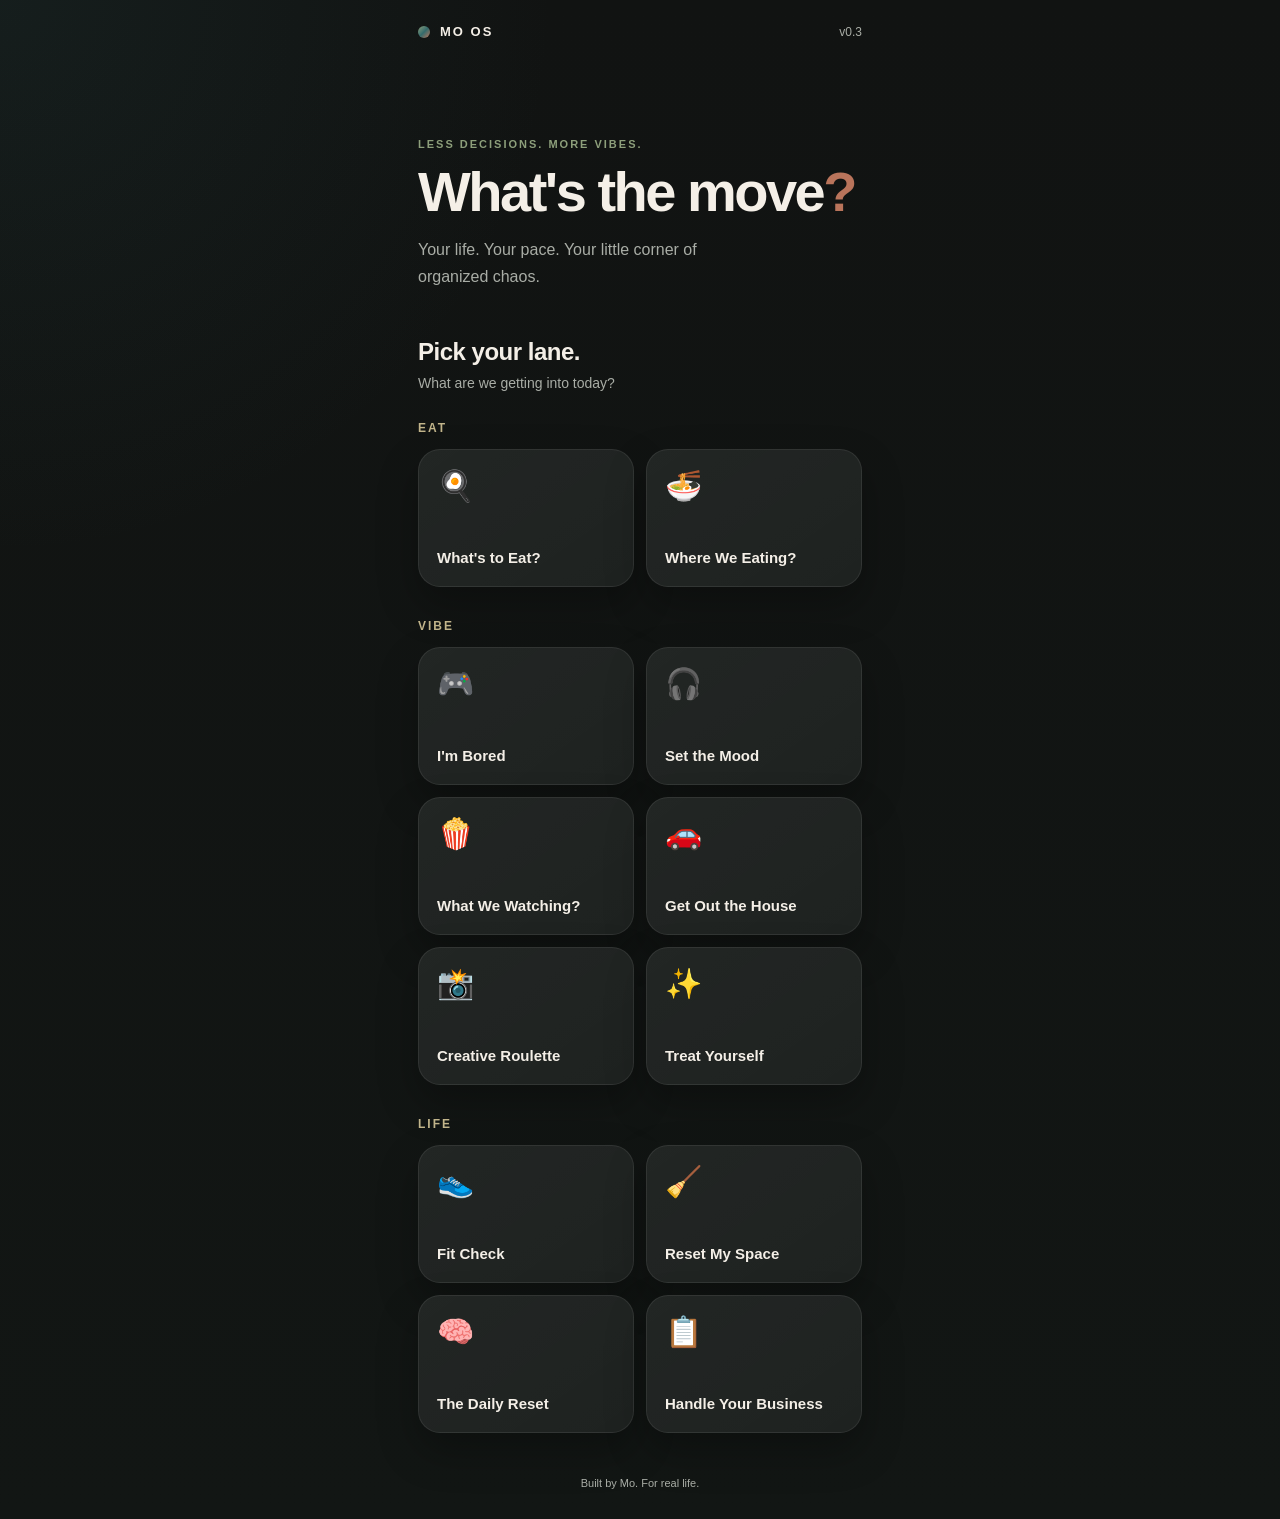
<file: index.html>
<!DOCTYPE html>
<html lang="en">

<head>
  <meta charset="UTF-8">
  <meta name="viewport" content="width=device-width, initial-scale=1">
  <meta name="theme-color" content="#121312">

  <title>MO OS | My Life, My Way</title>

  <!-- Styles -->
  <link rel="stylesheet" href="./css/style.css">

  <!-- Data -->
  <script src="./js/activities.js" defer></script>
  <script src="./js/menus.js" defer></script>

  <!-- Application Logic -->
  <script src="./js/app.js" defer></script>
</head>

<body>

  <main class="app">

    <!-- =========================
         GLOBAL HEADER
    ========================== -->

    <header class="topbar">

      <div class="brand">
        <span class="brand-mark"></span>
        <span class="brand-text">MO OS</span>
      </div>

      <span class="version">v0.3</span>

    </header>


    <!-- =========================
         HOME SCREEN
    ========================== -->

    <section id="home-screen" class="screen">

      <section class="hero">

        <p class="eyebrow">
          LESS DECISIONS. MORE VIBES.
        </p>

        <h1>
          What's the move<span class="accent">?</span>
        </h1>

        <p class="subtitle">
          Your life. Your pace. Your little corner
          of organized chaos.
        </p>

      </section>


      <!-- MAIN MENU -->

      <section class="module-section">

        <h2>Pick your lane.</h2>

        <p class="section-description">
          What are we getting into today?
        </p>

        <!--
          Menu cards will be generated
          automatically from menus.js.

          Groups:
          EAT
          VIBE
          LIFE
        -->

        <div id="extra-menus"></div>

      </section>

      <!-- Temporary compatibility button.
           Keeps existing app.js working
           until we update it in File 4. -->
      <button
        id="open-bored"
        type="button"
        hidden
      >
        Open I'm Bored
      </button>

    </section>


    <!-- =========================
         I'M BORED SCREEN
    ========================== -->

    <section id="bored-screen" class="screen" hidden>

      <!-- Back Navigation -->

      <button
        id="back-home"
        class="back-button"
        type="button"
      >
        ← Main Menu
      </button>


      <!-- Introduction -->

      <section class="hero hero-compact">

        <p class="eyebrow">
          NO OVERTHINKING. JUST PICK A VIBE.
        </p>

        <h1>
          I'm Bored<span class="accent">.</span>
        </h1>

        <p class="subtitle">
          Pick your energy and let's find
          something worth doing.
        </p>

      </section>


      <!-- Energy Selection -->

      <section class="energy-section">

        <h2>How we feeling?</h2>

        <p class="section-description">
          Be honest. Low is valid.
        </p>


        <div class="energy-grid">

          <!-- LOW ENERGY -->

          <button
            class="energy-card low"
            data-energy="Low"
            aria-pressed="false"
            type="button"
          >

            <span class="emoji">🪫</span>

            <span class="energy-name">
              Low
            </span>

            <span class="energy-note">
              soft mode
            </span>

          </button>


          <!-- MEDIUM ENERGY -->

          <button
            class="energy-card medium"
            data-energy="Medium"
            aria-pressed="false"
            type="button"
          >

            <span class="emoji">🔋</span>

            <span class="energy-name">
              Medium
            </span>

            <span class="energy-note">
              steady mode
            </span>

          </button>


          <!-- HIGH ENERGY -->

          <button
            class="energy-card high"
            data-energy="High"
            aria-pressed="false"
            type="button"
          >

            <span class="emoji">⚡</span>

            <span class="energy-name">
              High
            </span>

            <span class="energy-note">
              let's do stuff
            </span>

          </button>

        </div>


        <!-- Activity Suggestion -->

        <div class="suggestion-card">

          <p class="suggestion-label">
            TODAY'S MOVE
          </p>

          <p
            id="selection"
            class="selection"
            role="status"
          >
            Choose an energy level to begin.
          </p>

          <button
            id="reroll-button"
            class="reroll-button"
            type="button"
            hidden
          >
            🎲 Try another
          </button>

        </div>

      </section>

    </section>


    <!-- =========================
         SHARED MENU SCREEN
    ========================== -->

    <section id="module-screen" class="screen" hidden>

      <!-- Back Navigation -->

      <button
        id="module-back"
        class="back-button"
        type="button"
      >
        ← Main Menu
      </button>


      <!-- Menu Header -->

      <section class="hero hero-compact">

        <p
          id="module-label"
          class="eyebrow"
        >
          MO OS
        </p>

        <h1 id="module-title">
          Your Menu
        </h1>

        <p
          id="module-description"
          class="subtitle"
        ></p>

      </section>


      <!-- Menu Content -->

      <div
        id="module-content"
        class="module-landing"
      >

        <p class="suggestion-label">
          YOUR SPACE
        </p>

        <p>
          We're getting this one ready.
          More good stuff coming.
        </p>

      </div>

    </section>


    <!-- =========================
         FOOTER
    ========================== -->

    <footer>
      Built by Mo. For real life.
    </footer>

  </main>

</body>
</html>
</file>
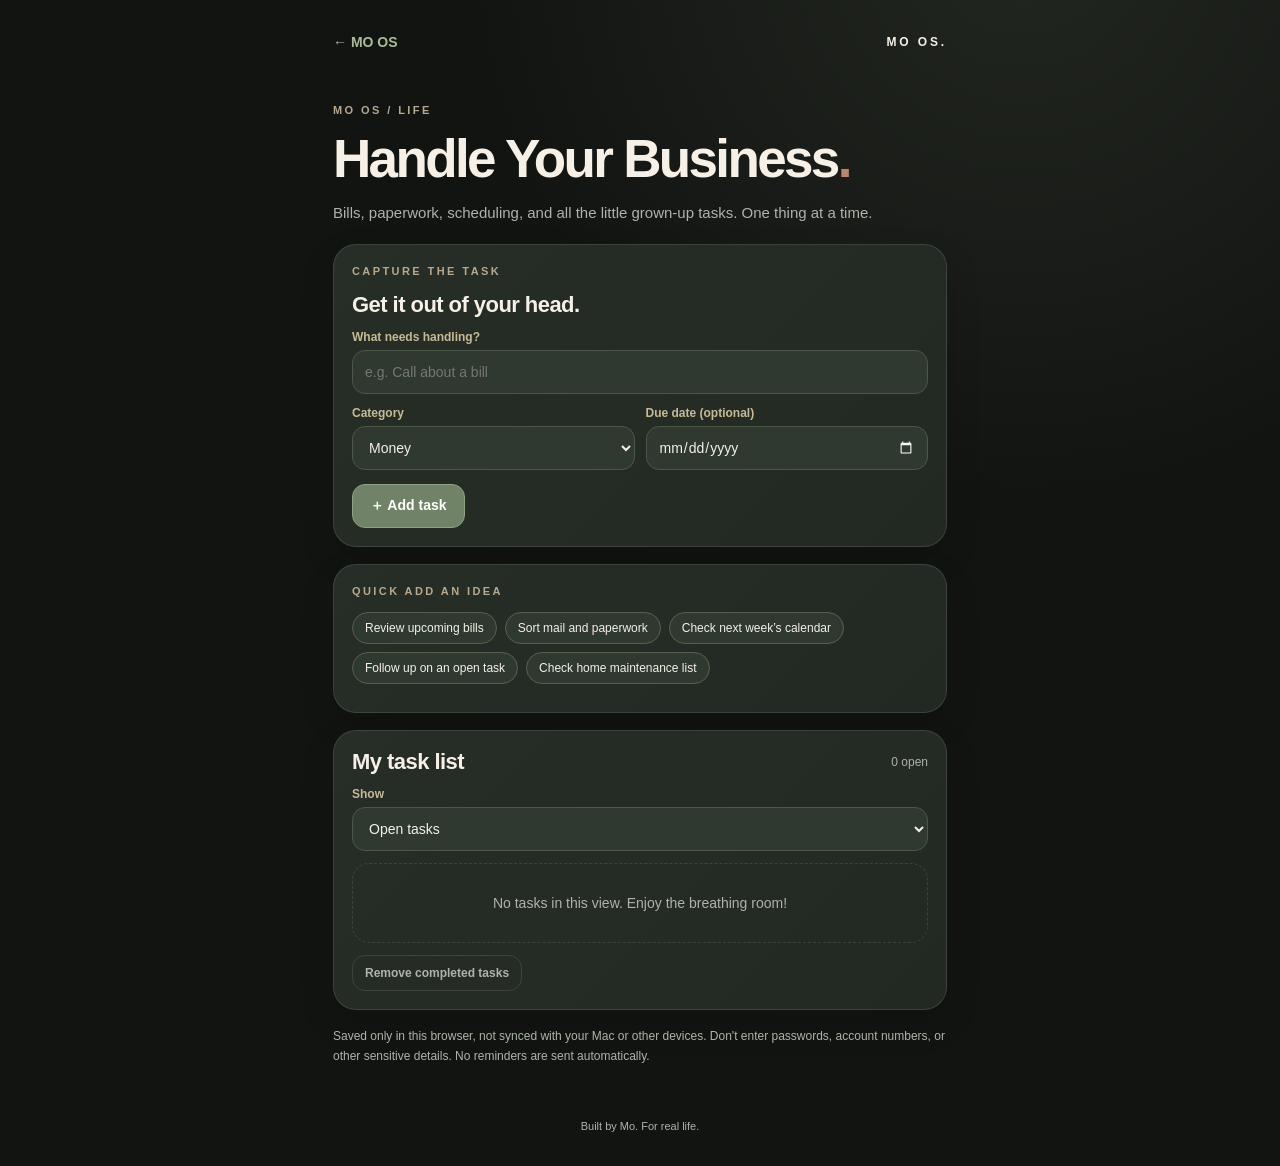
<file: pages/admin.html>
<!DOCTYPE html>
<html lang="en">
<head>
  <meta charset="utf-8">
  <meta name="viewport" content="width=device-width, initial-scale=1, viewport-fit=cover">
  <meta name="theme-color" content="#121412">
  <title>Handle Your Business | MO OS</title>
  <link rel="stylesheet" href="../css/module.css">
  <script src="../js/module-data.js" defer></script>
  <script src="../js/module.js" defer></script>
</head>
<body data-module="admin">
  <main class="module-app">
    <header class="topbar">
      <a class="back-link" href="../index.html">← MO OS</a>
      <span class="wordmark">MO OS.</span>
    </header>
    <section class="hero">
      <p class="eyebrow">MO OS / LIFE</p>
      <h1>Handle Your Business<span class="accent">.</span></h1>
      <p class="subtitle">Bills, paperwork, scheduling, and all the little grown-up tasks. One thing at a time.</p>
    </section>
    <div id="module-root" aria-live="off">
      <p class="muted">Loading your space…</p>
    </div>
    <noscript><p class="empty">This page needs JavaScript to work.</p></noscript>
    <footer>Built by Mo. For real life.</footer>
  </main>
</body>
</html>
</file>
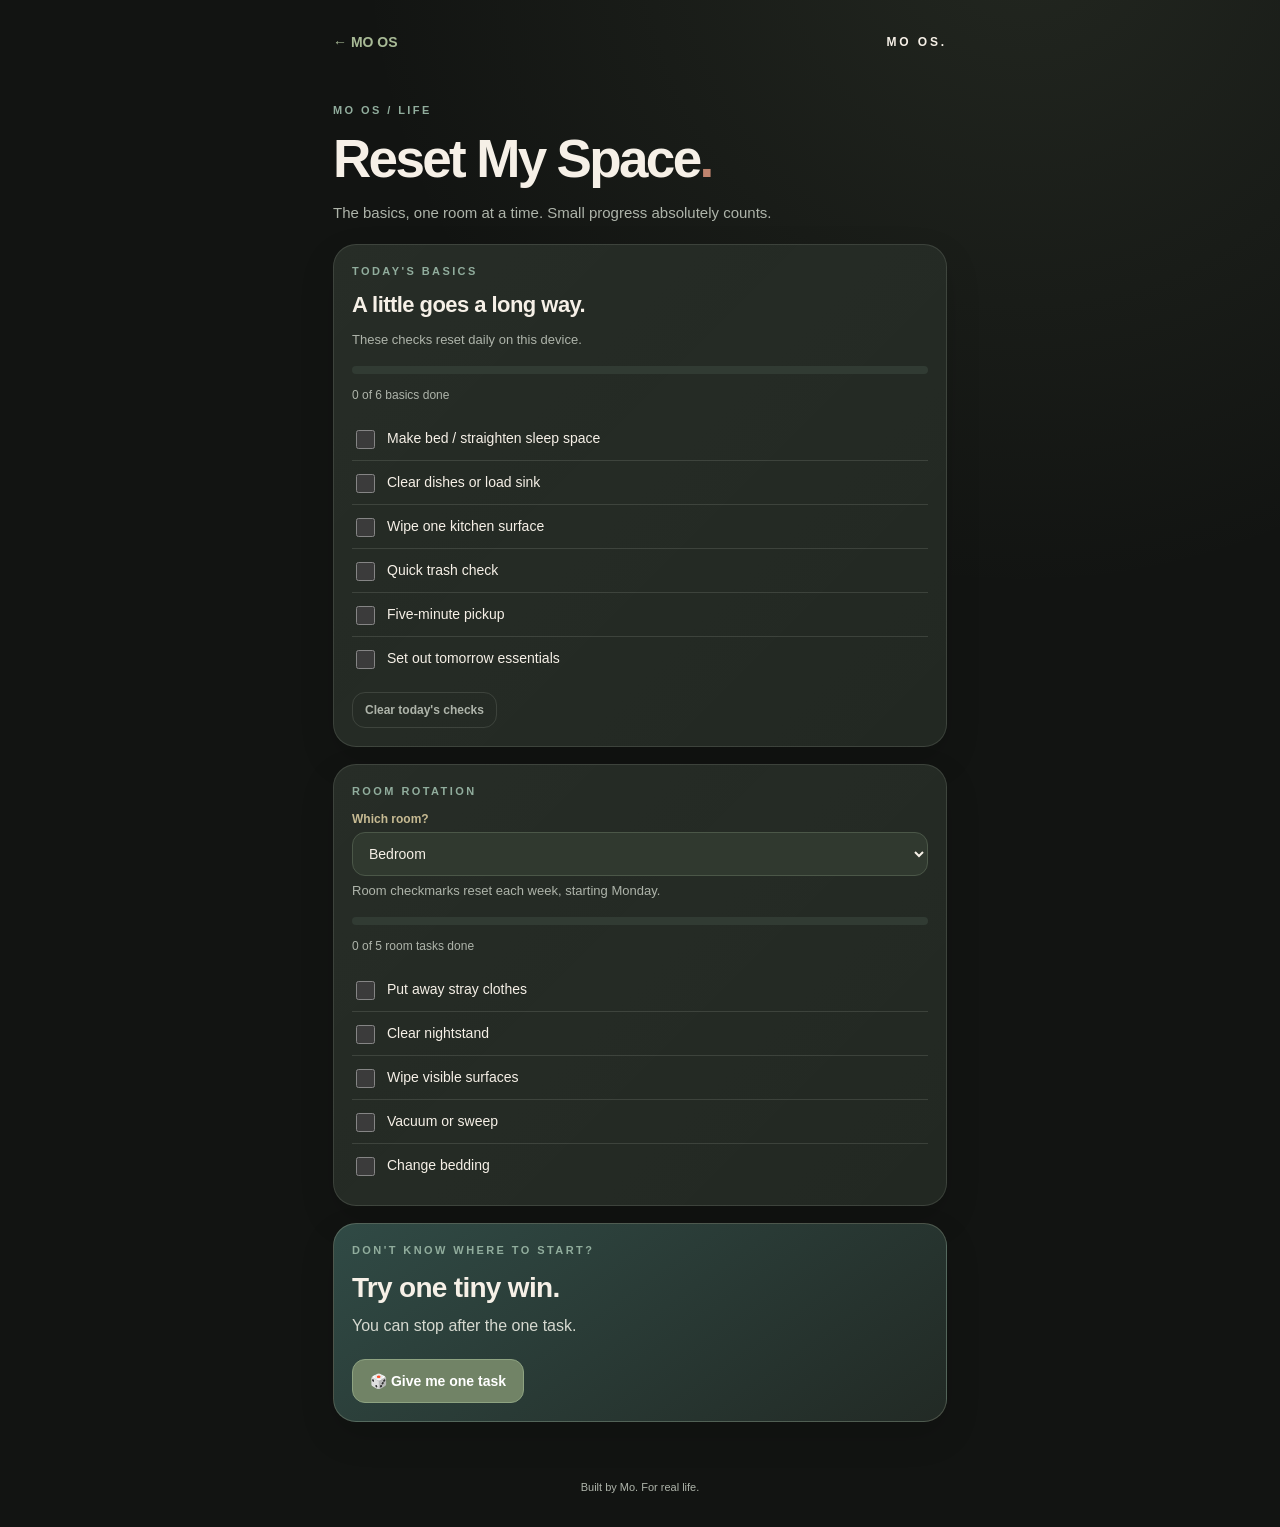
<file: pages/cleaning.html>
<!DOCTYPE html>
<html lang="en">
<head>
  <meta charset="utf-8">
  <meta name="viewport" content="width=device-width, initial-scale=1, viewport-fit=cover">
  <meta name="theme-color" content="#121412">
  <title>Reset My Space | MO OS</title>
  <link rel="stylesheet" href="../css/module.css">
  <script src="../js/module-data.js" defer></script>
  <script src="../js/module.js" defer></script>
</head>
<body data-module="cleaning">
  <main class="module-app">
    <header class="topbar">
      <a class="back-link" href="../index.html">← MO OS</a>
      <span class="wordmark">MO OS.</span>
    </header>
    <section class="hero">
      <p class="eyebrow">MO OS / LIFE</p>
      <h1>Reset My Space<span class="accent">.</span></h1>
      <p class="subtitle">The basics, one room at a time. Small progress absolutely counts.</p>
    </section>
    <div id="module-root" aria-live="off">
      <p class="muted">Loading your space…</p>
    </div>
    <noscript><p class="empty">This page needs JavaScript to work.</p></noscript>
    <footer>Built by Mo. For real life.</footer>
  </main>
</body>
</html>
</file>
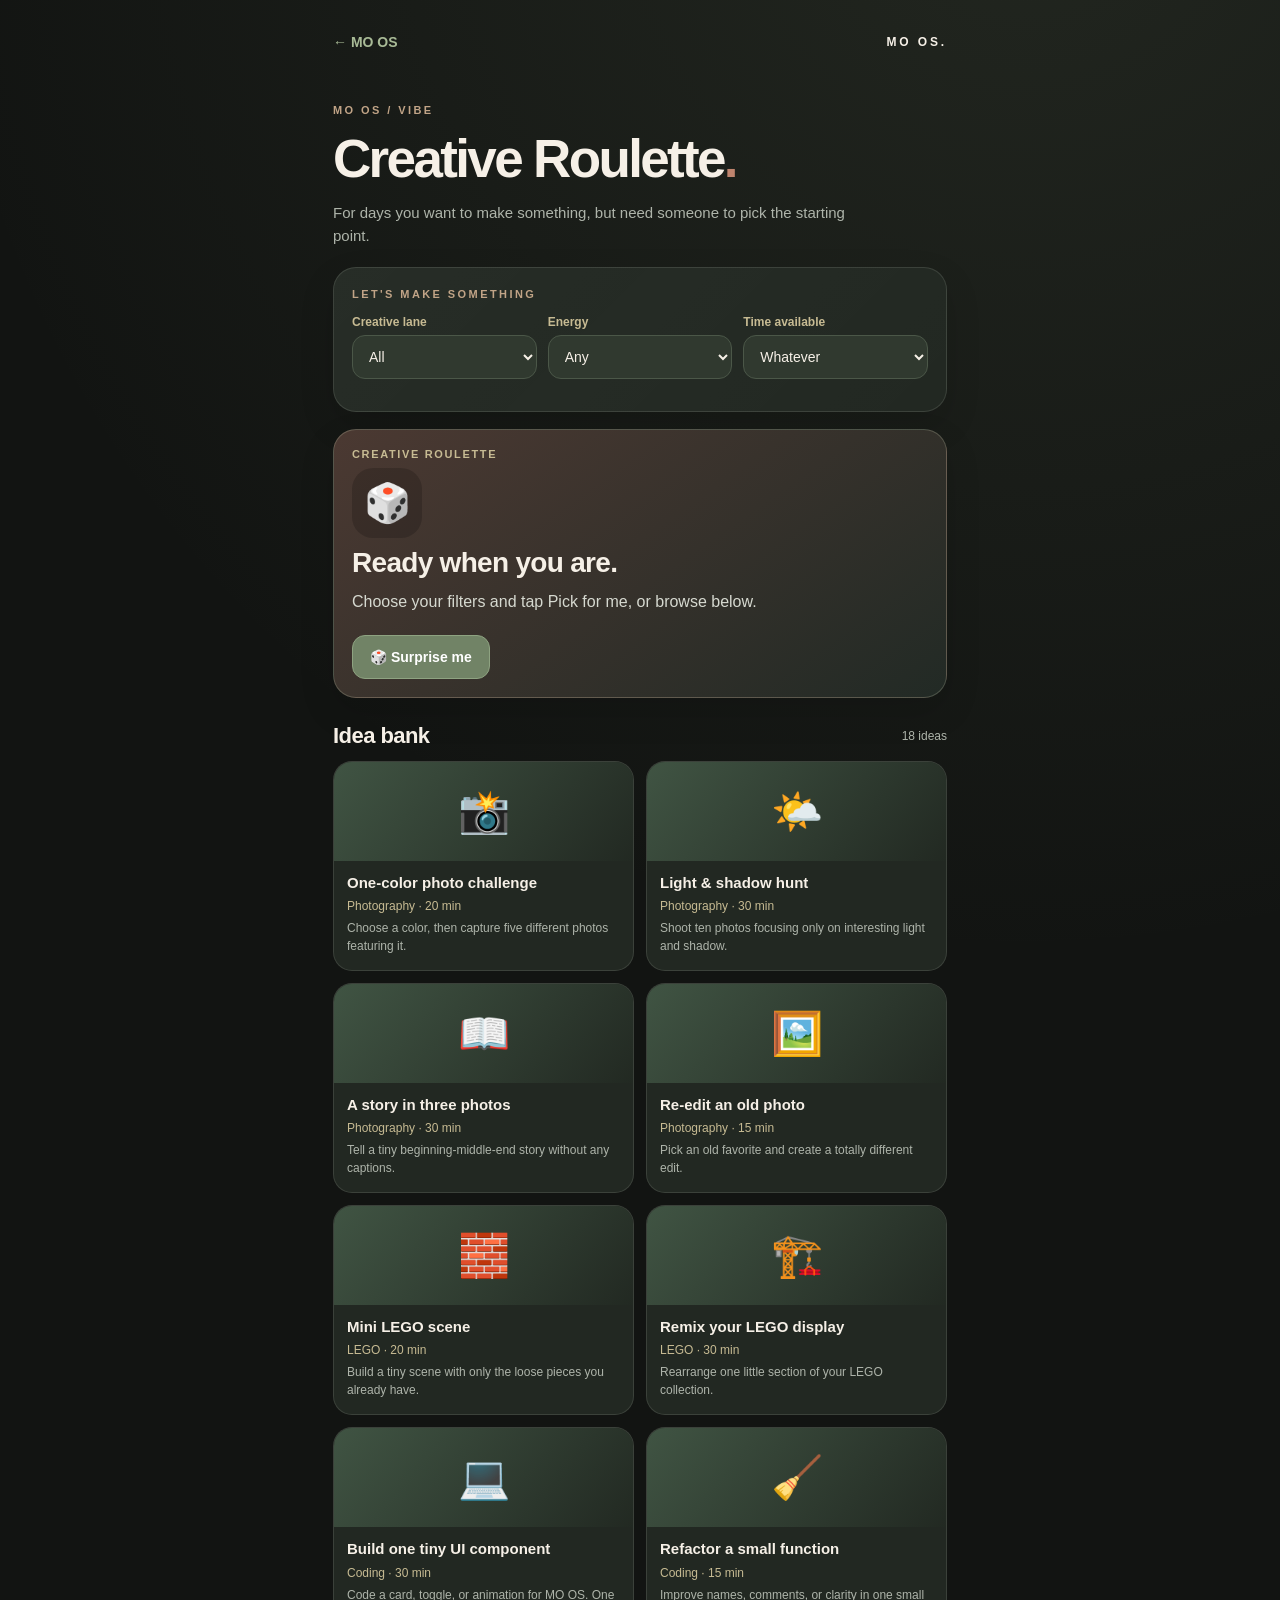
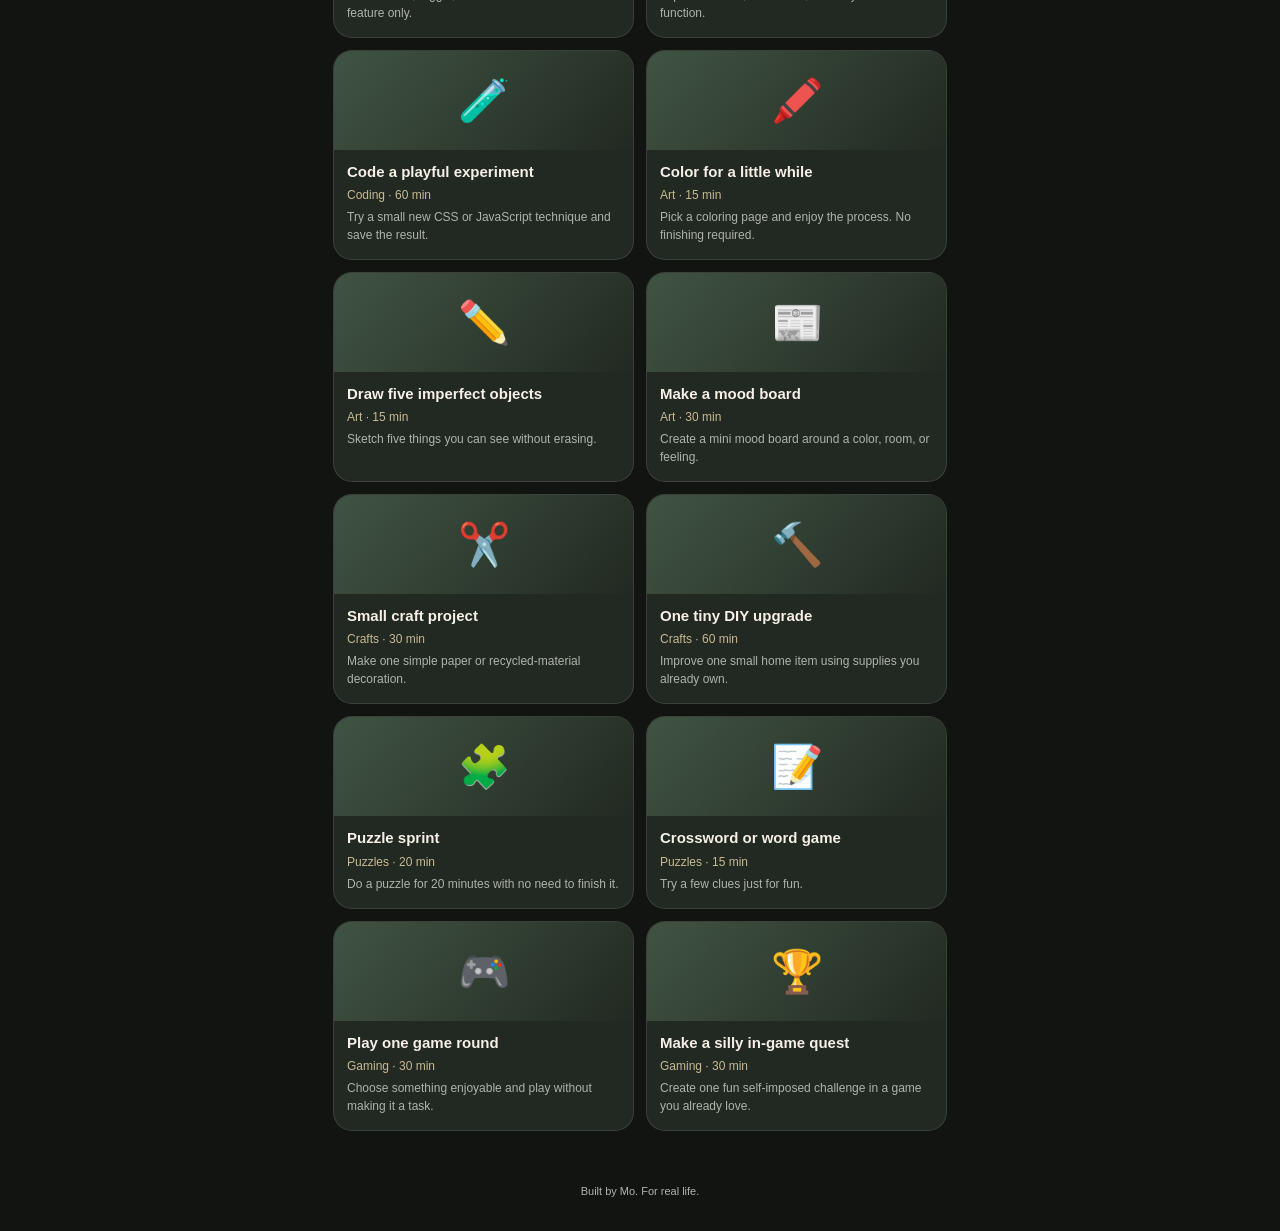
<file: pages/creative.html>
<!DOCTYPE html>
<html lang="en">
<head>
  <meta charset="utf-8">
  <meta name="viewport" content="width=device-width, initial-scale=1, viewport-fit=cover">
  <meta name="theme-color" content="#121412">
  <title>Creative Roulette | MO OS</title>
  <link rel="stylesheet" href="../css/module.css">
  <script src="../js/module-data.js" defer></script>
  <script src="../js/module.js" defer></script>
</head>
<body data-module="creative">
  <main class="module-app">
    <header class="topbar">
      <a class="back-link" href="../index.html">← MO OS</a>
      <span class="wordmark">MO OS.</span>
    </header>
    <section class="hero">
      <p class="eyebrow">MO OS / VIBE</p>
      <h1>Creative Roulette<span class="accent">.</span></h1>
      <p class="subtitle">For days you want to make something, but need someone to pick the starting point.</p>
    </section>
    <div id="module-root" aria-live="off">
      <p class="muted">Loading your space…</p>
    </div>
    <noscript><p class="empty">This page needs JavaScript to work.</p></noscript>
    <footer>Built by Mo. For real life.</footer>
  </main>
</body>
</html>
</file>
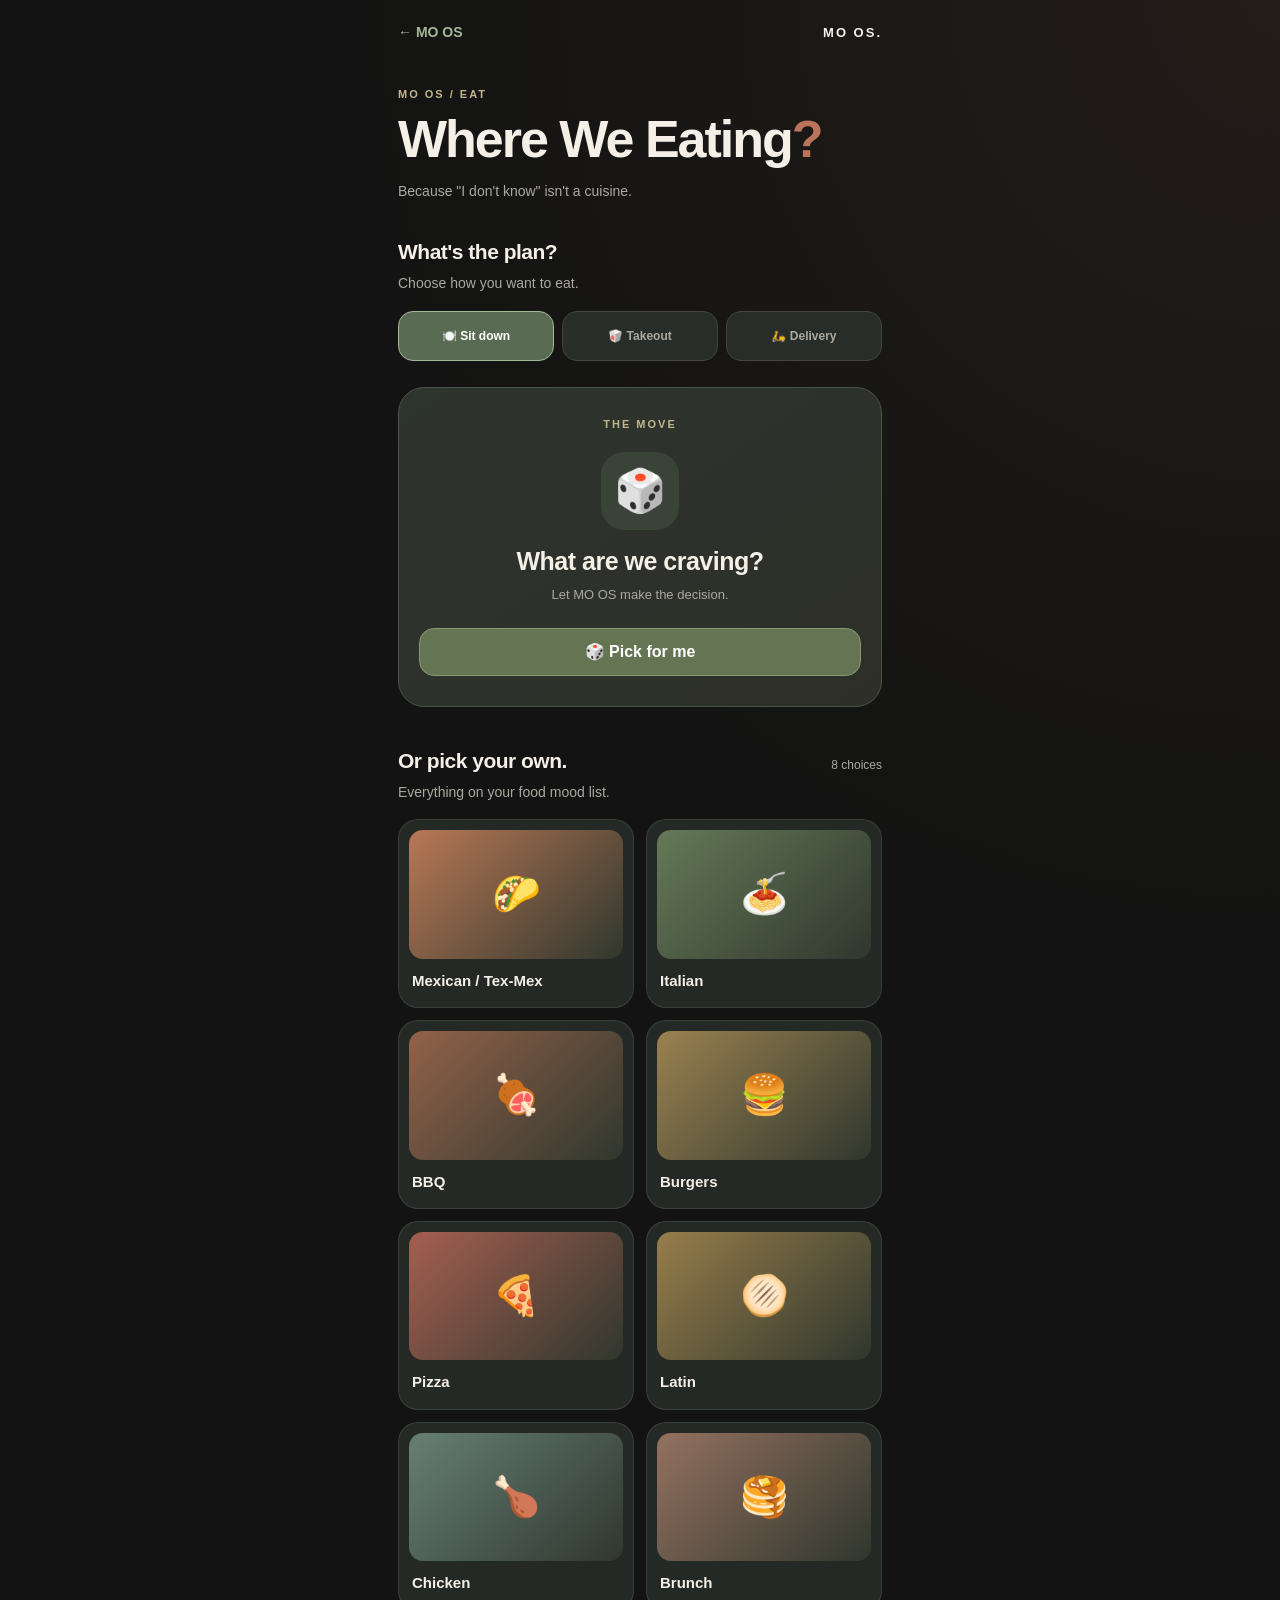
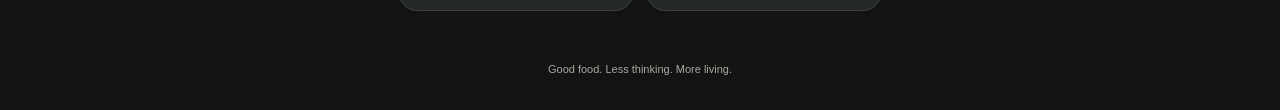
<file: pages/eating-out.html>
<!DOCTYPE html>
<html lang="en">

<head>
  <meta charset="UTF-8">
  <meta
    name="viewport"
    content="width=device-width, initial-scale=1"
  >
  <meta name="theme-color" content="#121312">

  <title>Where We Eating? | MO OS</title>

  <link
    rel="stylesheet"
    href="../css/eating-out.css"
  >

  <script
    src="../js/eating-out-data.js"
    defer
  ></script>

  <script
    src="../js/eating-out.js"
    defer
  ></script>
</head>

<body>

  <main class="eat-app">

    <!-- HEADER -->
    <header class="topbar">

      <a href="../index.html" class="back-link">
        ← MO OS
      </a>

      <span class="brand">MO OS.</span>

    </header>


    <!-- INTRO -->
    <section class="hero">

      <p class="eyebrow">MO OS / EAT</p>

      <h1>
        Where We Eating<span class="accent">?</span>
      </h1>

      <p class="subtitle">
        Because "I don't know" isn't a cuisine.
      </p>

    </section>


    <!-- DINING STYLE -->
    <section class="dining-section">

      <h2>What's the plan?</h2>

      <p class="section-note">
        Choose how you want to eat.
      </p>

      <div class="dining-options" role="group"
           aria-label="Dining style">

        <button
          class="dining-option is-active"
          data-mode="sit-down"
          aria-pressed="true"
          type="button"
        >
          🍽️ Sit down
        </button>

        <button
          class="dining-option"
          data-mode="takeout"
          aria-pressed="false"
          type="button"
        >
          🥡 Takeout
        </button>

        <button
          class="dining-option"
          data-mode="delivery"
          aria-pressed="false"
          type="button"
        >
          🛵 Delivery
        </button>

      </div>

    </section>


    <!-- RANDOMIZER -->
    <section class="result-card"
             aria-label="Cuisine suggestion">

      <p class="eyebrow">THE MOVE</p>

      <div class="result-icon" id="result-icon"
           aria-hidden="true">
        🎲
      </div>

      <h2 id="result-title">
        What are we craving?
      </h2>

      <p id="result-description"
         class="result-description"
         role="status">
        Let MO OS make the decision.
      </p>

      <button
        id="roll-button"
        class="roll-button"
        type="button"
      >
        🎲 Pick for me
      </button>

      <a
        id="find-spots"
        class="find-spots"
        href="#"
        target="_blank"
        rel="noopener noreferrer"
        hidden
      >
        Find nearby spots ↗
      </a>

    </section>


    <!-- BROWSE CUISINES -->
    <section class="browse-section">

      <div class="browse-heading">

        <h2>Or pick your own.</h2>

        <span id="cuisine-count"
              class="cuisine-count"></span>

      </div>

      <p class="section-note">
        Everything on your food mood list.
      </p>

      <!-- Generated from eating-out-data.js -->
      <div
        id="cuisine-grid"
        class="cuisine-grid"
      ></div>

    </section>


    <!-- FOOTER -->
    <footer>
      Good food. Less thinking. More living.
    </footer>

  </main>

</body>
</html>
</file>
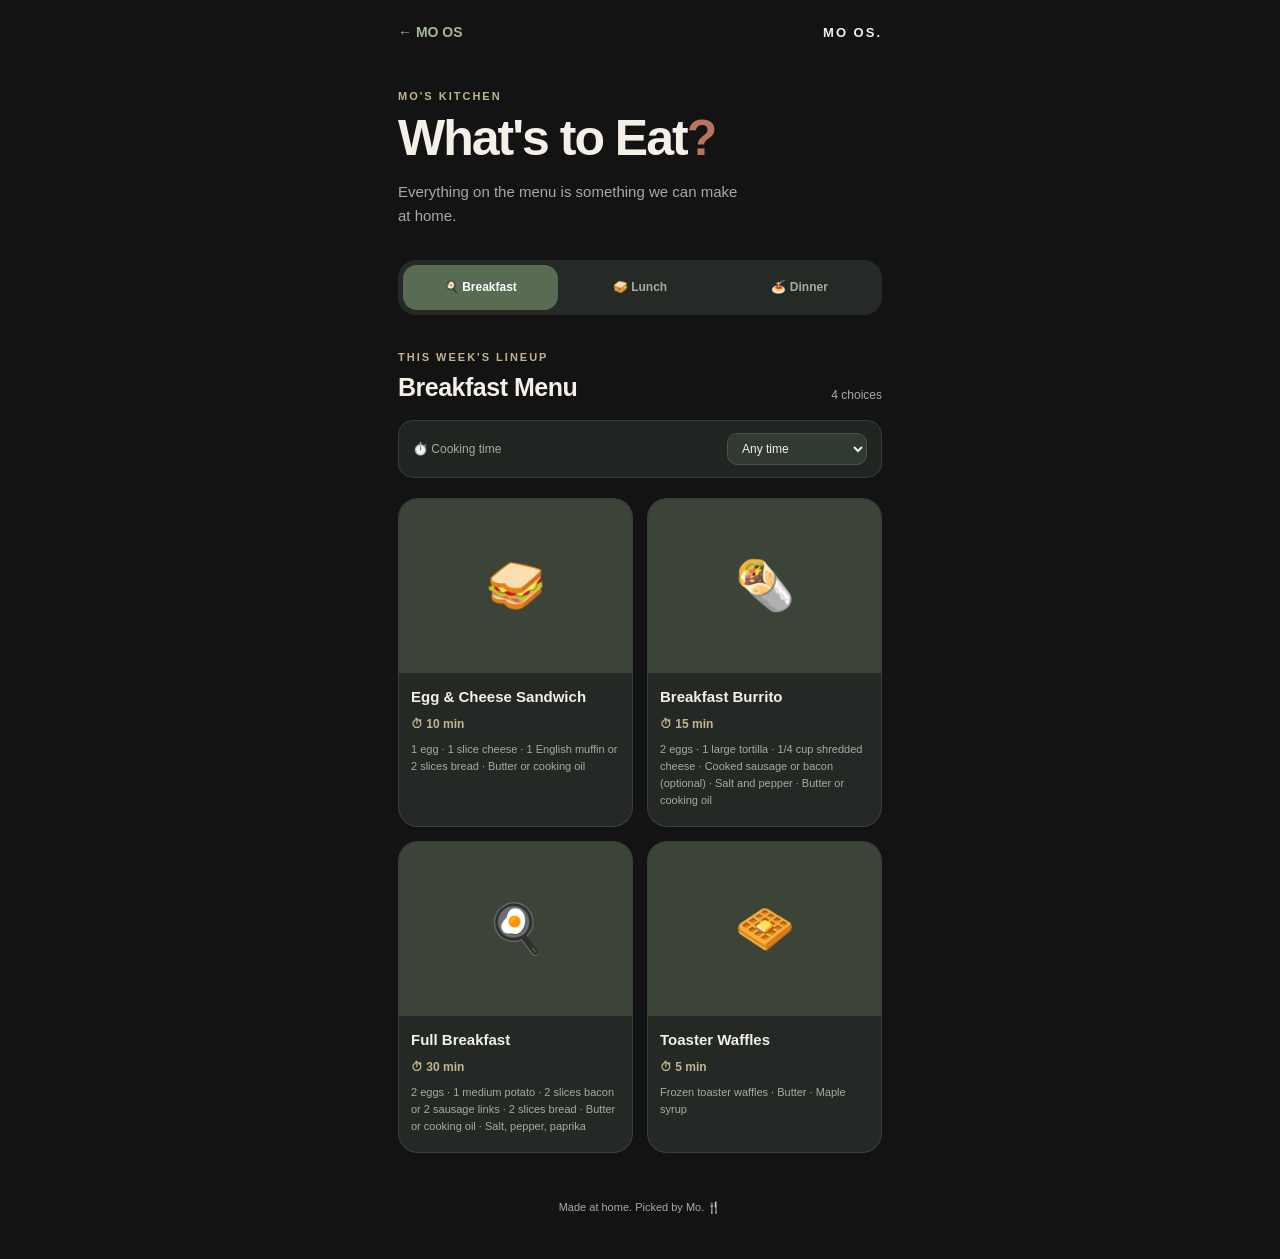
<file: pages/food.html>
<!DOCTYPE html>
<html lang="en">

<head>
  <meta charset="UTF-8">
  <meta name="viewport" content="width=device-width, initial-scale=1">
  <meta name="theme-color" content="#121312">

  <title>What's to Eat? | MO OS</title>

  <link rel="stylesheet" href="../css/food.css">

  <script src="../js/food-data.js" defer></script>
  <script src="../js/food.js" defer></script>
</head>

<body>

  <main class="food-app">

    <!-- HEADER -->
    <header class="food-header">
      <a href="../index.html" class="back-link">
        ← MO OS
      </a>

      <span class="wordmark">MO OS.</span>
    </header>


    <!-- INTRODUCTION -->
    <section class="food-hero">

      <p class="eyebrow">MO'S KITCHEN</p>

      <h1>What's to Eat<span class="accent">?</span></h1>

      <p class="hero-description">
        Everything on the menu is something
        we can make at home.
      </p>

    </section>


    <!-- MEAL CATEGORIES -->
    <nav class="meal-tabs" aria-label="Meal category">

      <button
        class="meal-tab is-active"
        data-category="breakfast"
        aria-pressed="true"
        type="button"
      >
        🍳 Breakfast
      </button>

      <button
        class="meal-tab"
        data-category="lunch"
        aria-pressed="false"
        type="button"
      >
        🥪 Lunch
      </button>

      <button
        class="meal-tab"
        data-category="dinner"
        aria-pressed="false"
        type="button"
      >
        🍝 Dinner
      </button>

    </nav>


    <!-- MENU HEADING + FILTER -->
    <section class="menu-section">

      <div class="menu-heading">
        <div>
          <p class="eyebrow">THIS WEEK'S LINEUP</p>

          <h2 id="meal-heading">
            Breakfast Menu
          </h2>
        </div>

        <span id="meal-count" class="meal-count">
          0 choices
        </span>
      </div>


      <div class="filter-bar">
        <label for="time-filter">
          ⏱️ Cooking time
        </label>

        <select id="time-filter">
          <option value="0">Any time</option>
          <option value="15">15 minutes or less</option>
          <option value="30">30 minutes or less</option>
          <option value="60">1 hour or less</option>
        </select>
      </div>


      <!-- FOOD CARDS GENERATED BY JAVASCRIPT -->
      <div id="food-grid" class="food-grid"></div>

    </section>


    <!-- FOOTER -->
    <footer class="food-footer">
      Made at home. Picked by Mo. 🍴
    </footer>

  </main>


  <!-- RECIPE DETAILS -->
  <dialog
    id="recipe-dialog"
    class="recipe-dialog"
    aria-labelledby="recipe-title"
  >

    <button
      id="close-recipe"
      class="close-recipe"
      type="button"
      aria-label="Close recipe"
    >
      ✕
    </button>

    <div id="recipe-content"></div>

  </dialog>

</body>
</html>
</file>
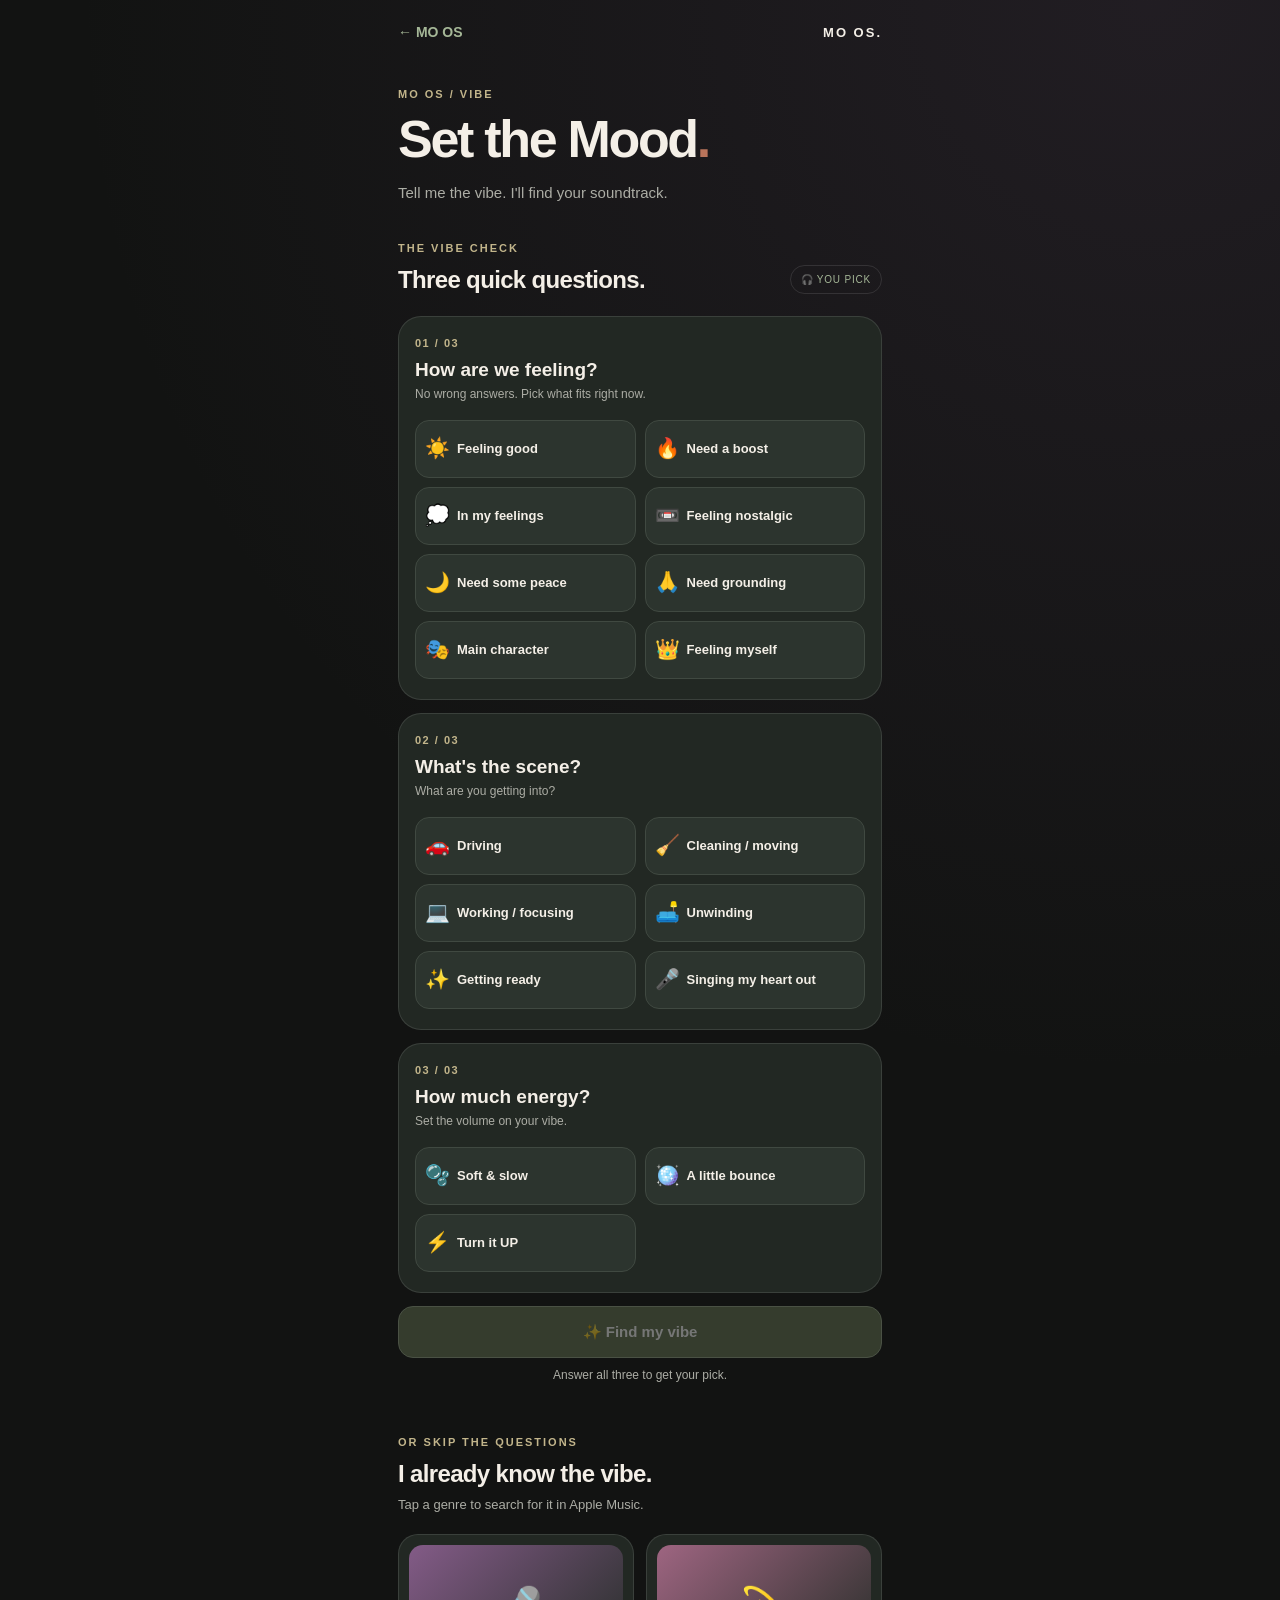
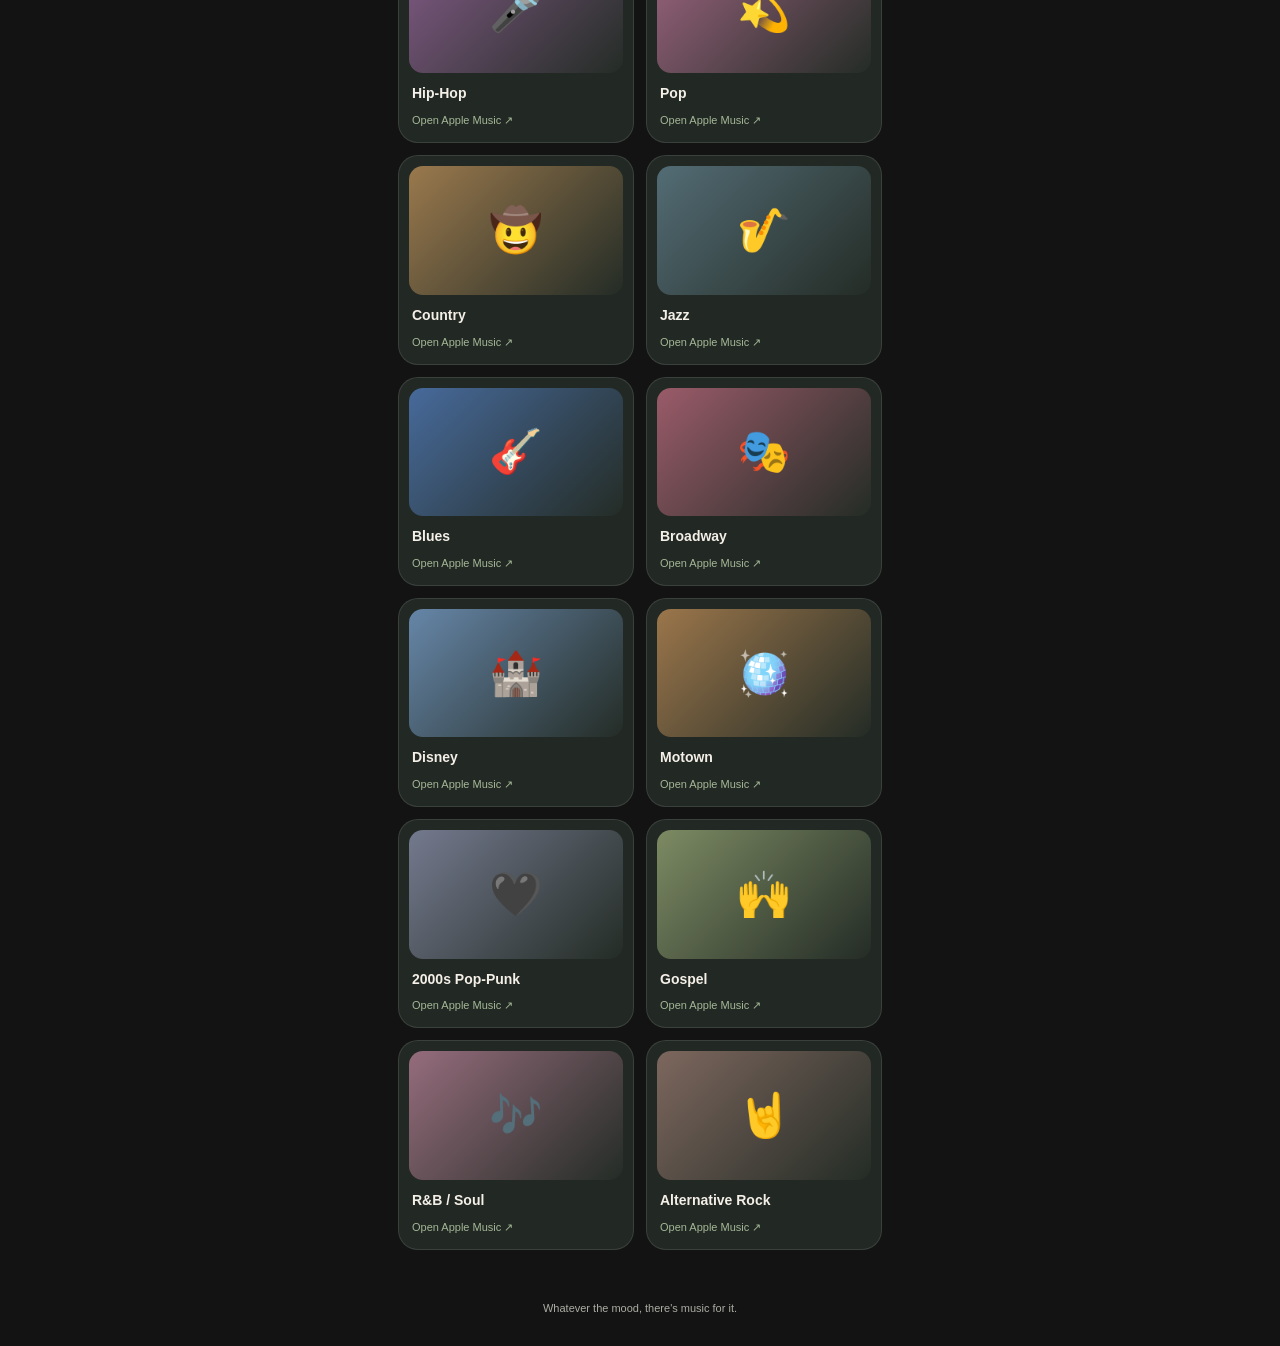
<file: pages/music.html>
<!DOCTYPE html>
<html lang="en">
<head>
  <meta charset="UTF-8">
  <meta name="viewport" content="width=device-width, initial-scale=1">
  <meta name="theme-color" content="#121312">
  <title>Set the Mood | MO OS</title>
  <link rel="stylesheet" href="../css/music.css">
  <script src="../js/music-data.js" defer></script>
  <script src="../js/music.js" defer></script>
</head>
<body>
  <main class="music-app">
    <header class="topbar">
      <a href="../index.html" class="back-link">← MO OS</a>
      <span class="brand">MO OS.</span>
    </header>

    <section class="hero">
      <p class="eyebrow">MO OS / VIBE</p>
      <h1>Set the Mood<span class="accent">.</span></h1>
      <p class="subtitle">Tell me the vibe. I'll find your soundtrack.</p>
    </section>

    <section class="quiz-section" aria-labelledby="quiz-heading">
      <div class="section-heading">
        <div>
          <p class="eyebrow">THE VIBE CHECK</p>
          <h2 id="quiz-heading">Three quick questions.</h2>
        </div>
        <span class="little-pill">🎧 YOU PICK</span>
      </div>

      <div id="music-questions"></div>

      <button id="suggest-music" class="primary-button" type="button" disabled>
        ✨ Find my vibe
      </button>
      <p id="quiz-hint" class="quiz-hint" role="status">Answer all three to get your pick.</p>
    </section>

    <section id="music-result" class="result-card" aria-labelledby="result-title" hidden>
      <p class="eyebrow">YOUR MOOD, YOUR SOUNDTRACK</p>
      <div id="result-art" class="result-art" aria-hidden="true">🎶</div>
      <h2 id="result-title">Your genre</h2>
      <p id="result-tagline" class="result-tagline"></p>
      <p id="result-why" class="result-why"></p>
      <a id="listen-link" class="primary-button listen-link" href="https://music.apple.com/us/" rel="noopener noreferrer">♫ Open in Apple Music ↗</a>
      <button id="try-another" class="secondary-button" type="button">🎲 Try another genre</button>
    </section>

    <section class="browse-section" aria-labelledby="browse-heading">
      <p class="eyebrow">OR SKIP THE QUESTIONS</p>
      <h2 id="browse-heading">I already know the vibe.</h2>
      <p class="section-note">Tap a genre to search for it in Apple Music.</p>
      <div id="genre-grid" class="genre-grid"></div>
    </section>

    <footer>Whatever the mood, there's music for it.</footer>
  </main>
</body>
</html>
</file>
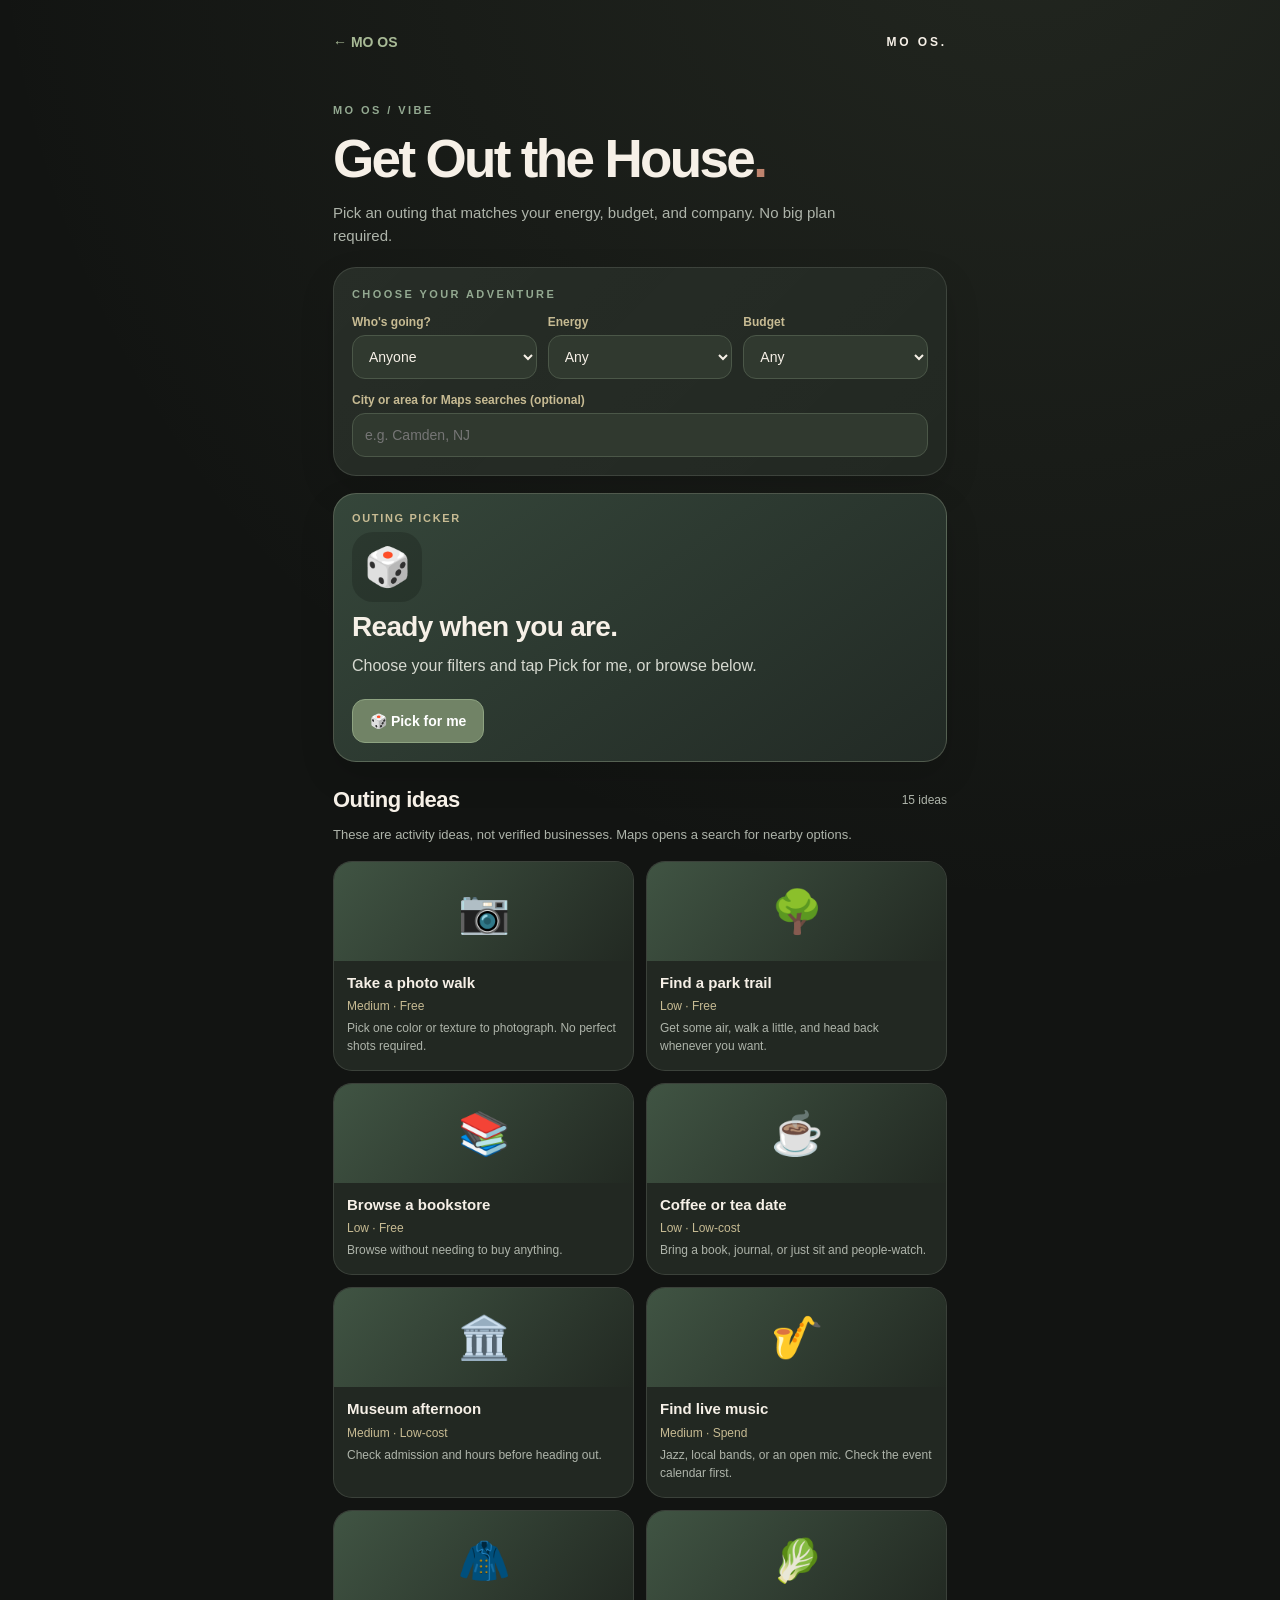
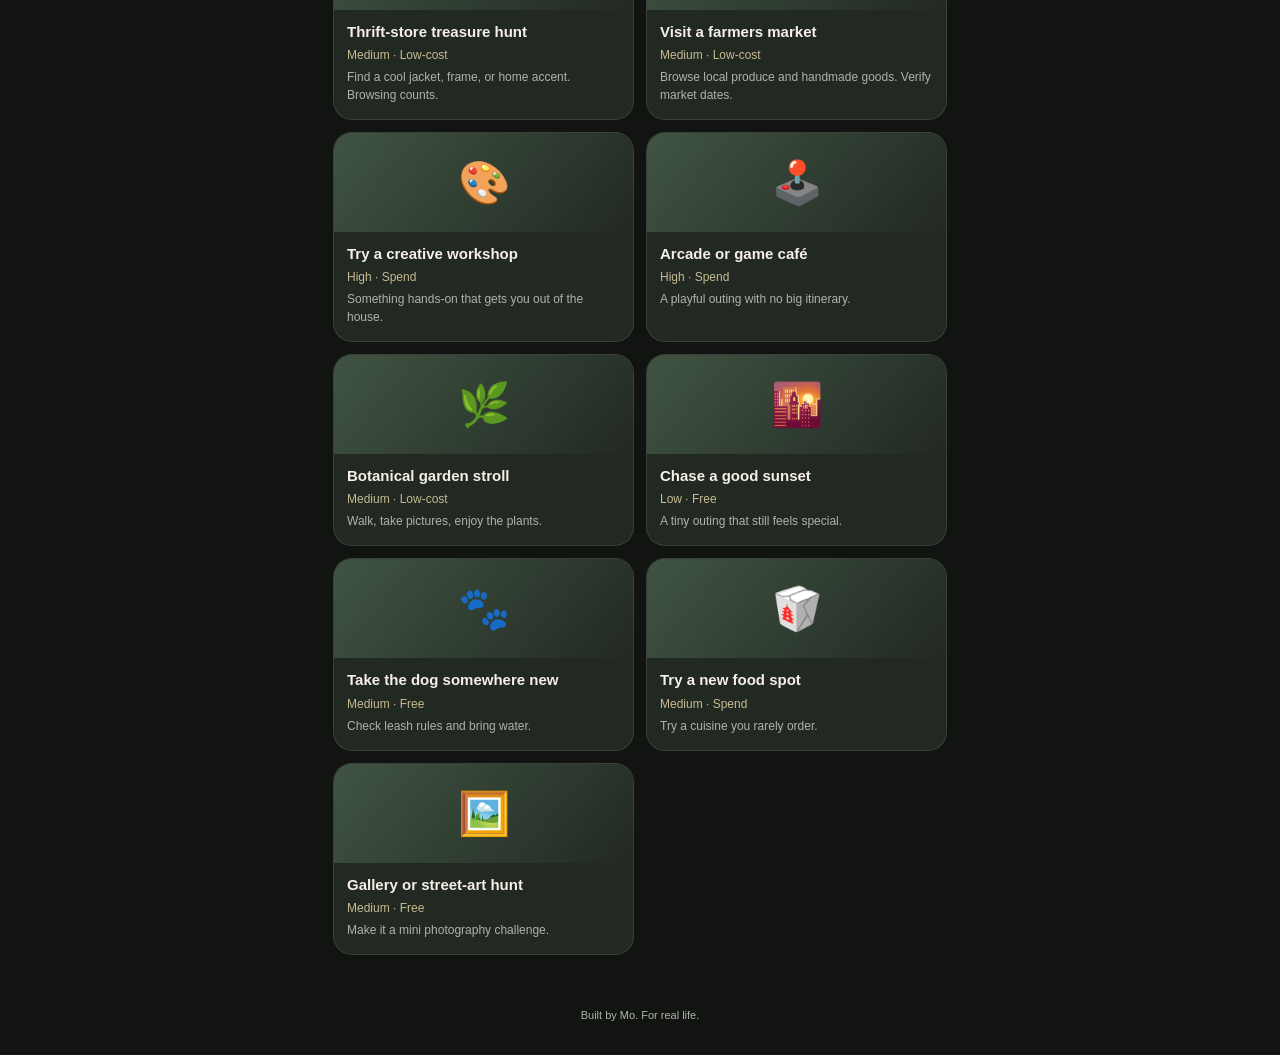
<file: pages/outside.html>
<!DOCTYPE html>
<html lang="en">
<head>
  <meta charset="utf-8">
  <meta name="viewport" content="width=device-width, initial-scale=1, viewport-fit=cover">
  <meta name="theme-color" content="#121412">
  <title>Get Out the House | MO OS</title>
  <link rel="stylesheet" href="../css/module.css">
  <script src="../js/module-data.js" defer></script>
  <script src="../js/module.js" defer></script>
</head>
<body data-module="outside">
  <main class="module-app">
    <header class="topbar">
      <a class="back-link" href="../index.html">← MO OS</a>
      <span class="wordmark">MO OS.</span>
    </header>
    <section class="hero">
      <p class="eyebrow">MO OS / VIBE</p>
      <h1>Get Out the House<span class="accent">.</span></h1>
      <p class="subtitle">Pick an outing that matches your energy, budget, and company. No big plan required.</p>
    </section>
    <div id="module-root" aria-live="off">
      <p class="muted">Loading your space…</p>
    </div>
    <noscript><p class="empty">This page needs JavaScript to work.</p></noscript>
    <footer>Built by Mo. For real life.</footer>
  </main>
</body>
</html>
</file>
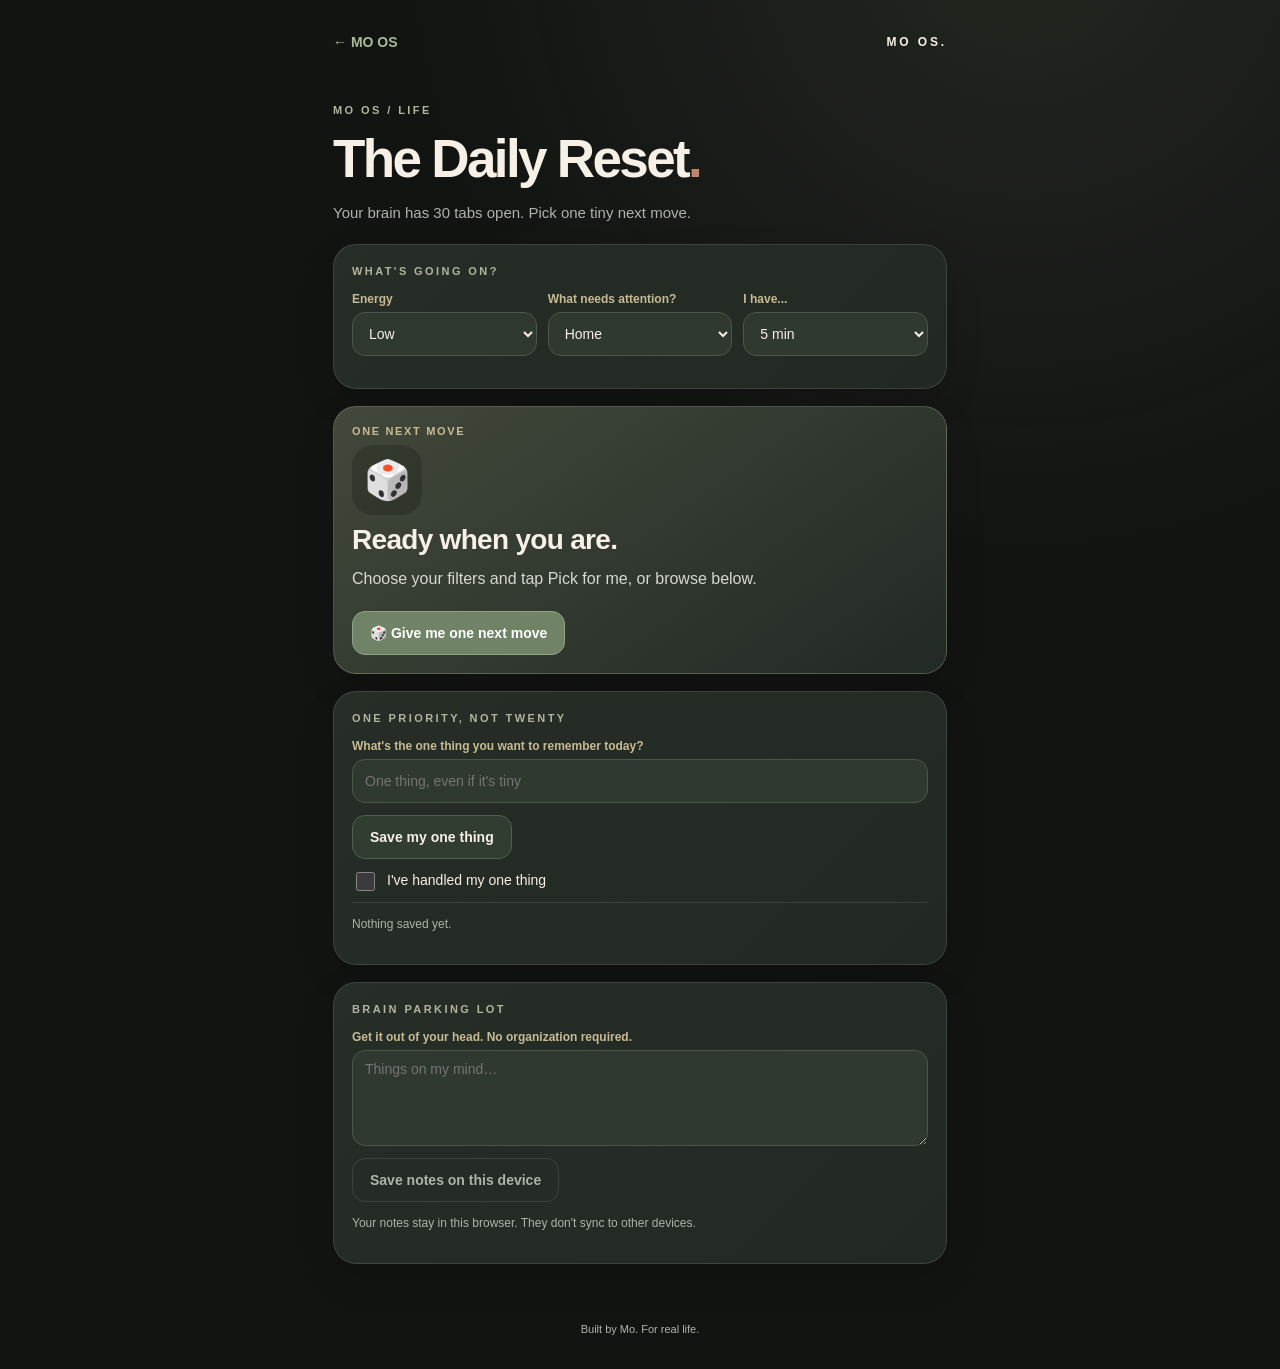
<file: pages/reset.html>
<!DOCTYPE html>
<html lang="en">
<head>
  <meta charset="utf-8">
  <meta name="viewport" content="width=device-width, initial-scale=1, viewport-fit=cover">
  <meta name="theme-color" content="#121412">
  <title>The Daily Reset | MO OS</title>
  <link rel="stylesheet" href="../css/module.css">
  <script src="../js/module-data.js" defer></script>
  <script src="../js/module.js" defer></script>
</head>
<body data-module="reset">
  <main class="module-app">
    <header class="topbar">
      <a class="back-link" href="../index.html">← MO OS</a>
      <span class="wordmark">MO OS.</span>
    </header>
    <section class="hero">
      <p class="eyebrow">MO OS / LIFE</p>
      <h1>The Daily Reset<span class="accent">.</span></h1>
      <p class="subtitle">Your brain has 30 tabs open. Pick one tiny next move.</p>
    </section>
    <div id="module-root" aria-live="off">
      <p class="muted">Loading your space…</p>
    </div>
    <noscript><p class="empty">This page needs JavaScript to work.</p></noscript>
    <footer>Built by Mo. For real life.</footer>
  </main>
</body>
</html>
</file>
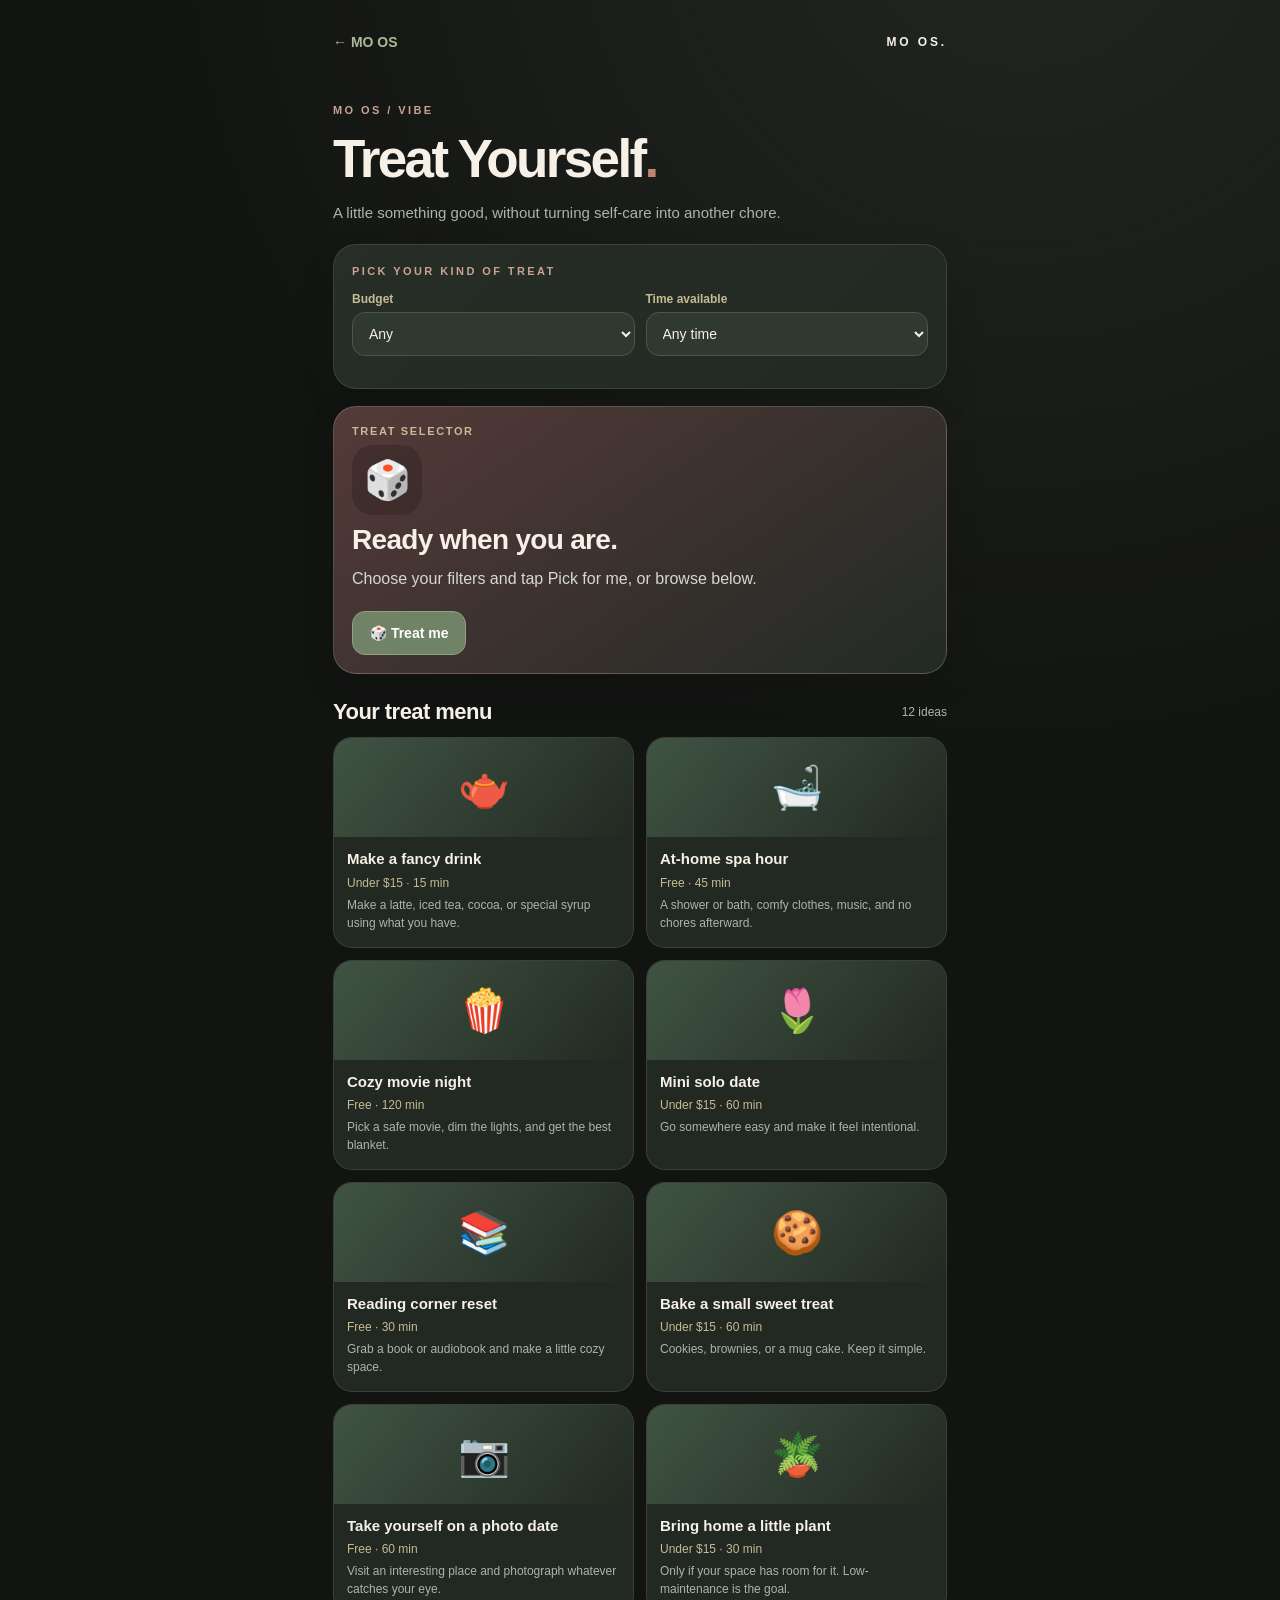
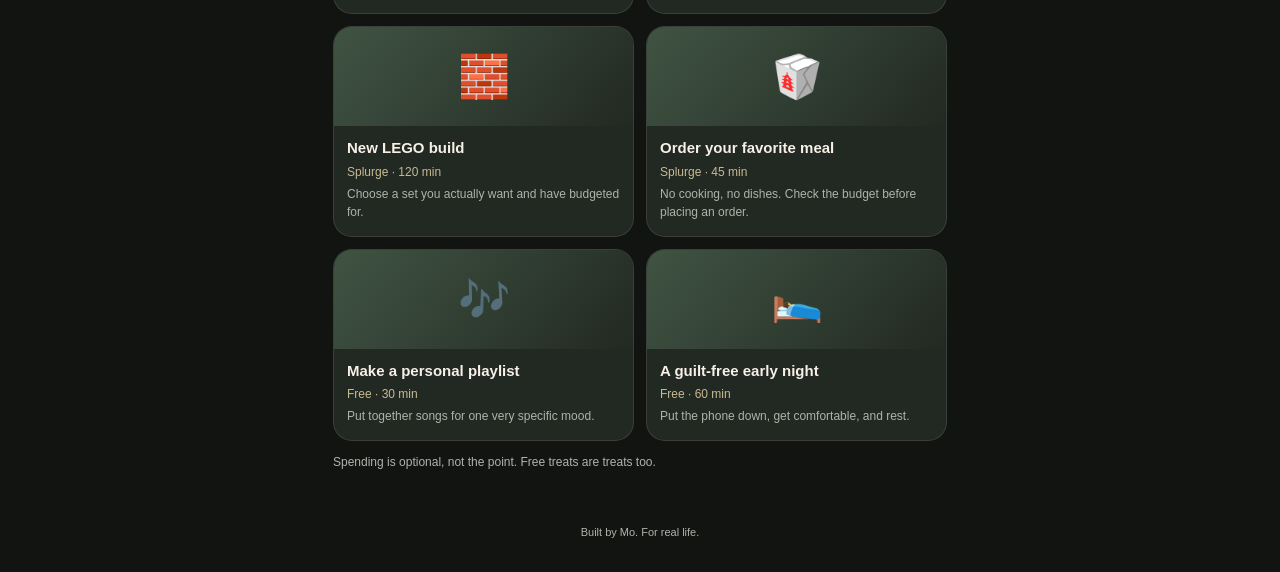
<file: pages/treat.html>
<!DOCTYPE html>
<html lang="en">
<head>
  <meta charset="utf-8">
  <meta name="viewport" content="width=device-width, initial-scale=1, viewport-fit=cover">
  <meta name="theme-color" content="#121412">
  <title>Treat Yourself | MO OS</title>
  <link rel="stylesheet" href="../css/module.css">
  <script src="../js/module-data.js" defer></script>
  <script src="../js/module.js" defer></script>
</head>
<body data-module="treat">
  <main class="module-app">
    <header class="topbar">
      <a class="back-link" href="../index.html">← MO OS</a>
      <span class="wordmark">MO OS.</span>
    </header>
    <section class="hero">
      <p class="eyebrow">MO OS / VIBE</p>
      <h1>Treat Yourself<span class="accent">.</span></h1>
      <p class="subtitle">A little something good, without turning self-care into another chore.</p>
    </section>
    <div id="module-root" aria-live="off">
      <p class="muted">Loading your space…</p>
    </div>
    <noscript><p class="empty">This page needs JavaScript to work.</p></noscript>
    <footer>Built by Mo. For real life.</footer>
  </main>
</body>
</html>
</file>
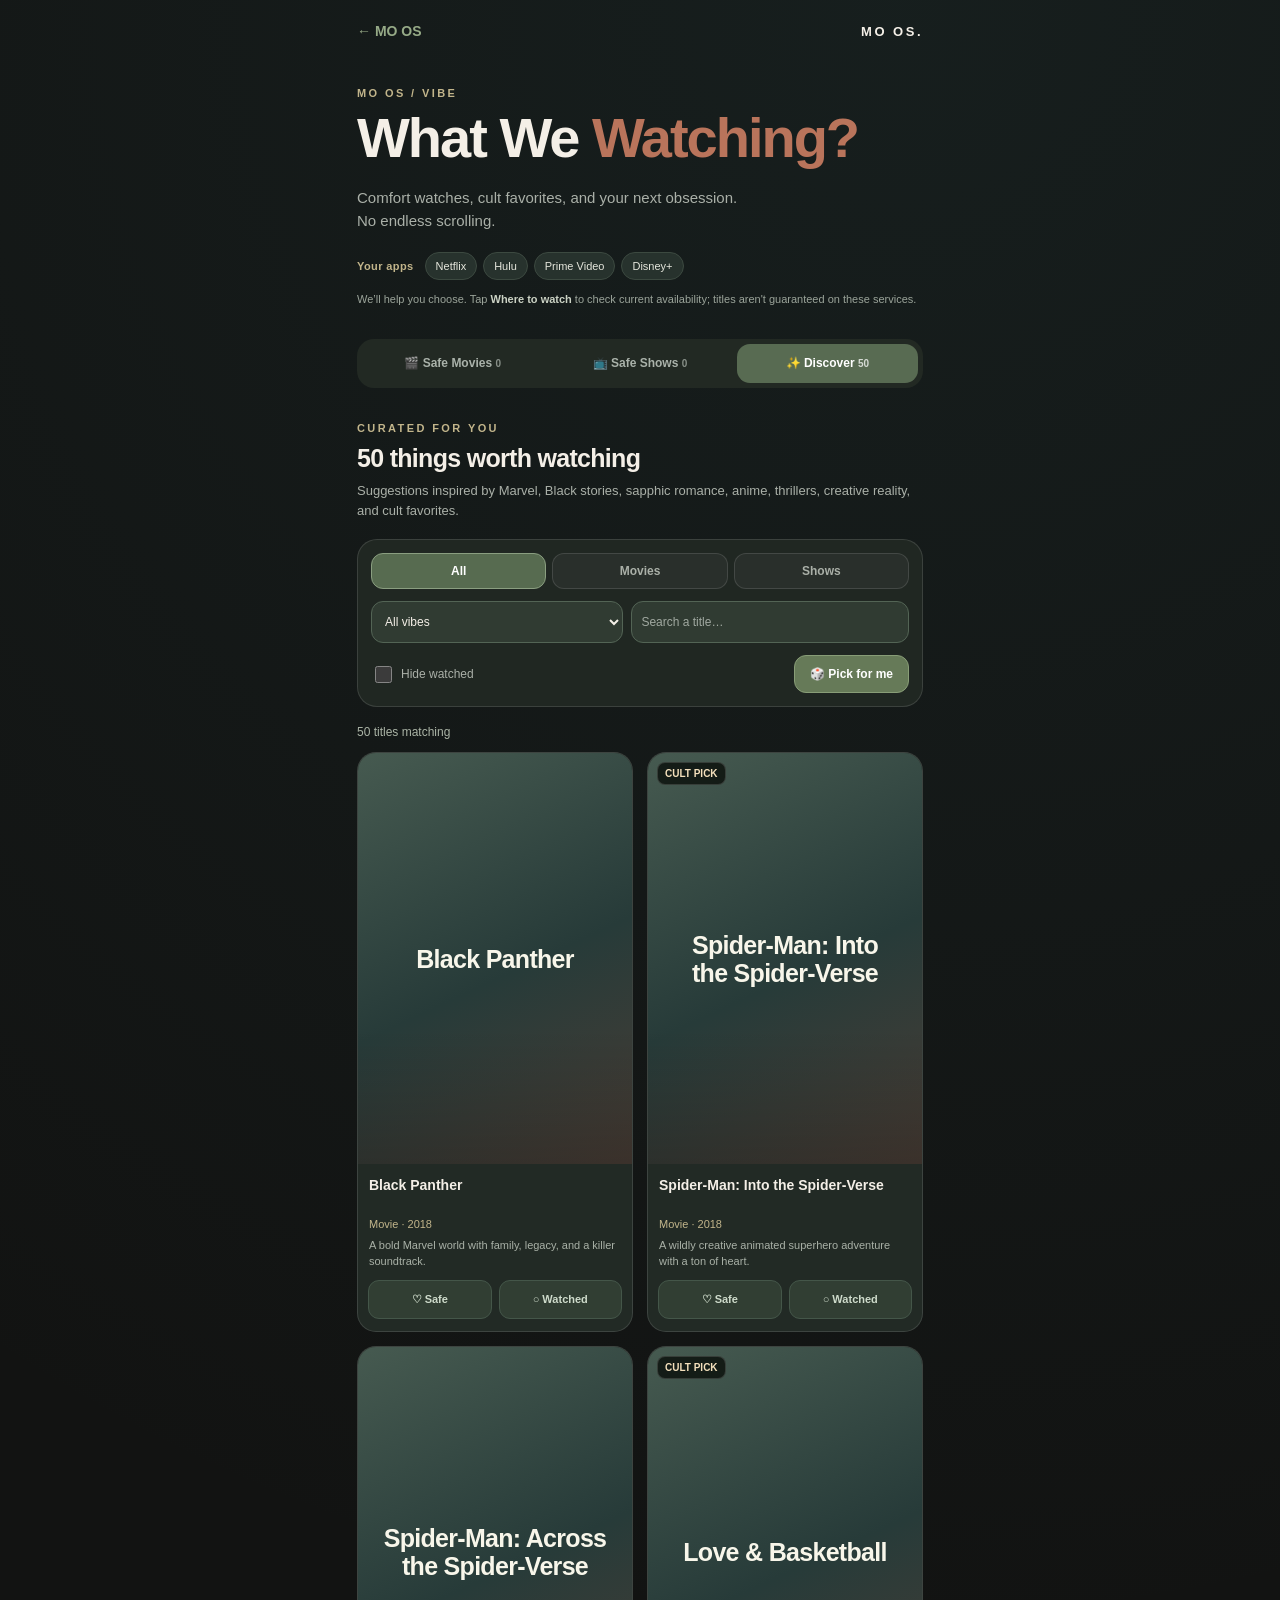
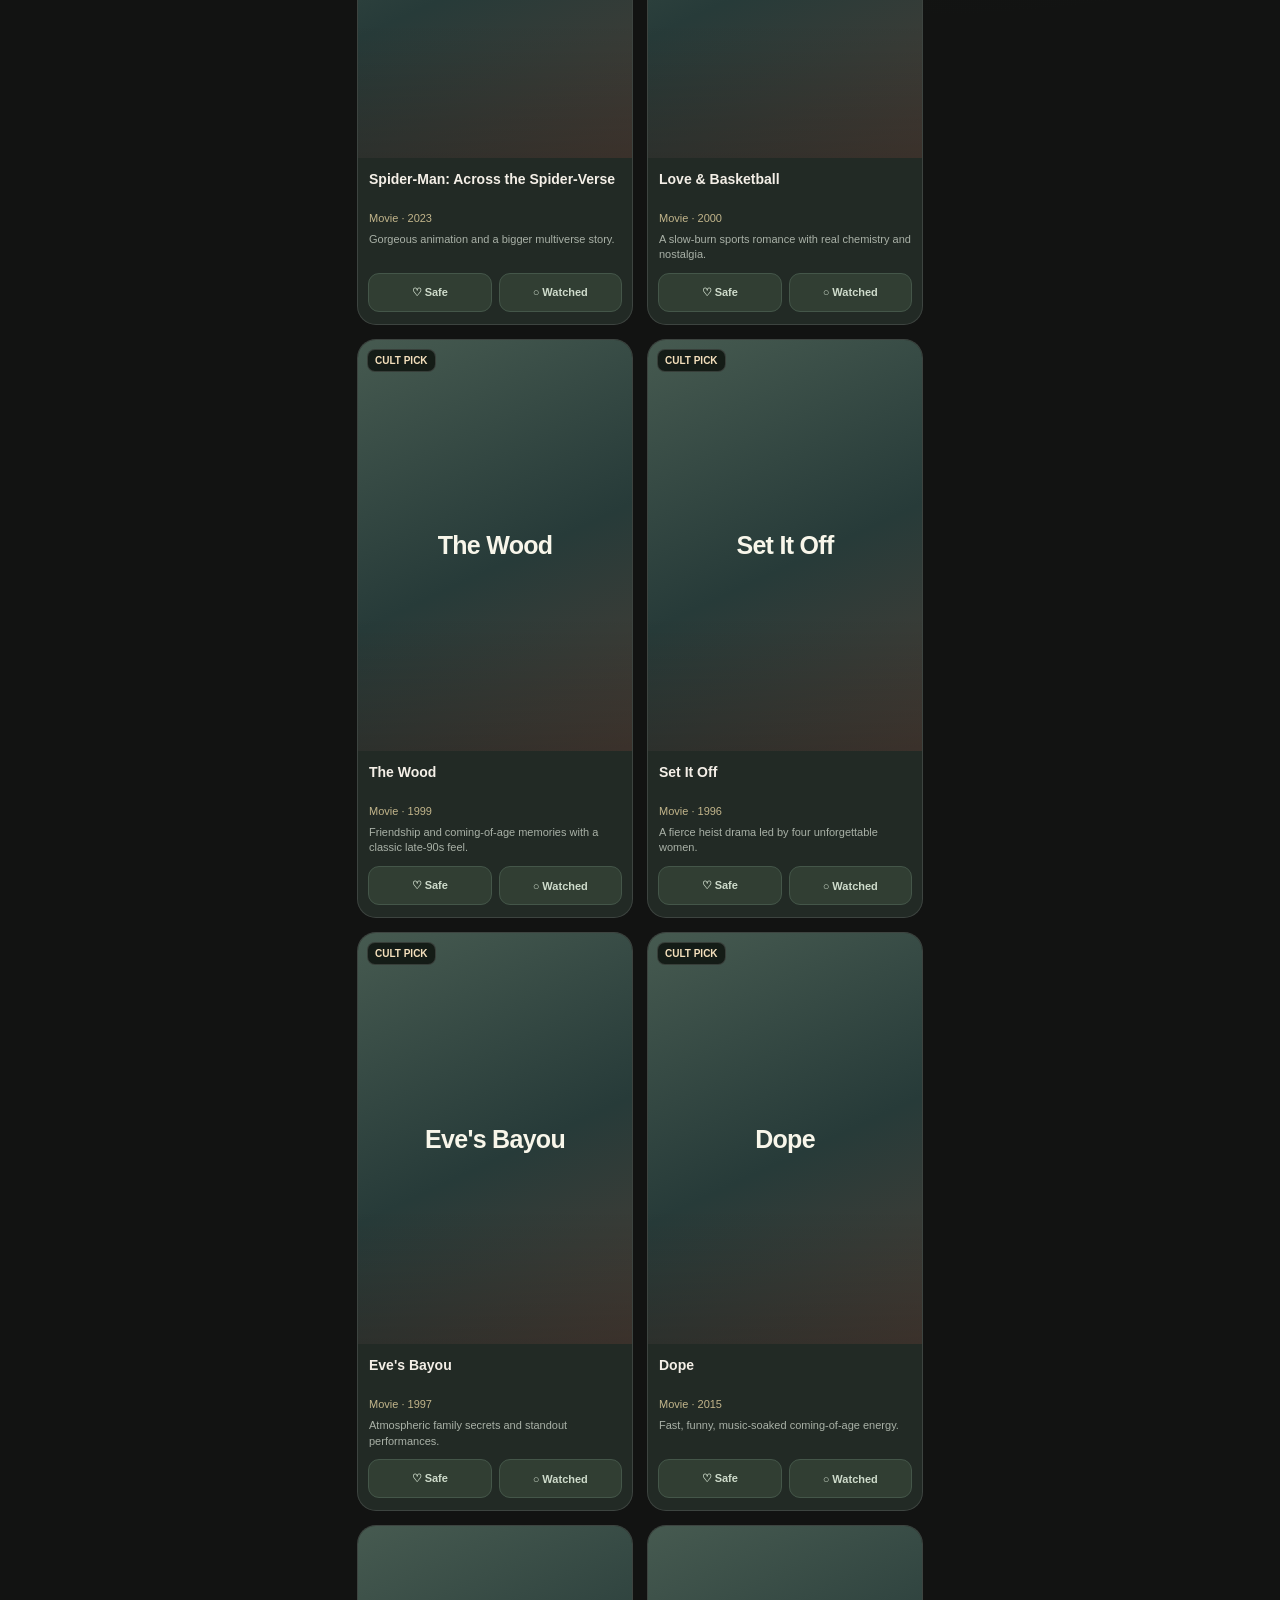
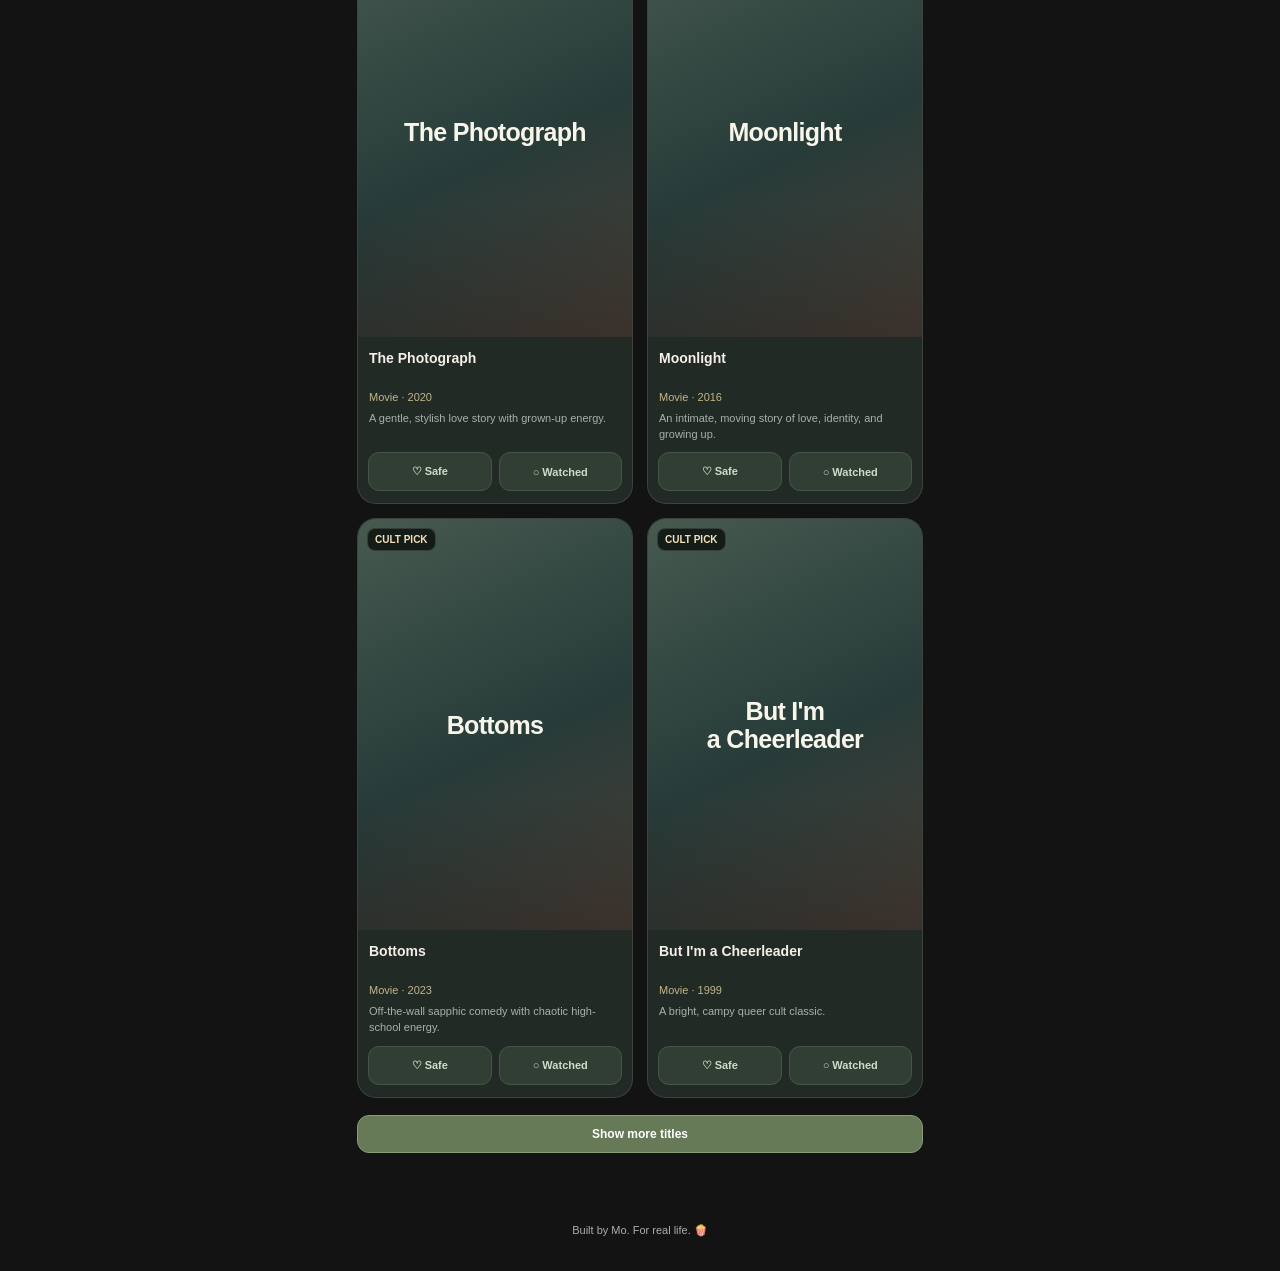
<file: pages/watching.html>
<!doctype html>
<html lang="en">
<head>
  <meta charset="utf-8">
  <meta name="viewport" content="width=device-width, initial-scale=1, viewport-fit=cover">
  <meta name="theme-color" content="#121312">
  <title>What We Watching? | MO OS</title>
  <link rel="stylesheet" href="../css/watching.css">
  <script src="../js/watch-data.js" defer></script>
  <script src="../js/watching.js" defer></script>
</head>
<body>
  <main class="watch-app">
    <header class="topbar">
      <a href="../index.html" class="back-link">← MO OS</a>
      <span class="wordmark">MO OS.</span>
    </header>

    <section class="hero" aria-labelledby="page-title">
      <p class="eyebrow">MO OS / VIBE</p>
      <h1 id="page-title">What We <span>Watching?</span></h1>
      <p class="subtitle">Comfort watches, cult favorites, and your next obsession. No endless scrolling.</p>
      <div class="services" aria-label="Your streaming subscriptions">
        <span class="services-label">Your apps</span>
        <span>Netflix</span><span>Hulu</span><span>Prime Video</span><span>Disney+</span>
      </div>
      <p class="availability-note">We’ll help you choose. Tap <strong>Where to watch</strong> to check current availability; titles aren't guaranteed on these services.</p>
    </section>

    <nav class="main-tabs" aria-label="Watch library sections">
      <button type="button" class="main-tab" data-view="safe-movies" aria-pressed="false">🎬 Safe Movies <span id="safe-movie-count">0</span></button>
      <button type="button" class="main-tab" data-view="safe-shows" aria-pressed="false">📺 Safe Shows <span id="safe-show-count">0</span></button>
      <button type="button" class="main-tab is-active" data-view="discover" aria-pressed="true">✨ Discover <span>50</span></button>
    </nav>

    <section class="library-section" aria-labelledby="list-heading">
      <div class="section-heading">
        <div>
          <p class="eyebrow" id="section-eyebrow">CURATED FOR YOU</p>
          <h2 id="list-heading">50 things worth watching</h2>
          <p id="list-description" class="section-description">A starter list inspired by Marvel, Black stories, queer romance, anime, thrillers, creative reality, and cult classics.</p>
        </div>
      </div>

      <div class="safe-actions" id="safe-actions" hidden>
        <button type="button" id="add-favorite" class="outlined-button">+ Add a favorite</button>
        <p class="mini-note">Your safe shelf is personal. Add titles you love rewatching.</p>
      </div>

      <div class="discover-controls" id="discover-controls">
        <div class="type-tabs" role="group" aria-label="Movie or show filter">
          <button class="type-tab is-active" data-kind="all" aria-pressed="true" type="button">All</button>
          <button class="type-tab" data-kind="movie" aria-pressed="false" type="button">Movies</button>
          <button class="type-tab" data-kind="show" aria-pressed="false" type="button">Shows</button>
        </div>
        <div class="filters-row">
          <label class="visually-hidden" for="genre-filter">Filter by genre or vibe</label>
          <select id="genre-filter" aria-label="Genre or vibe"><option value="all">All vibes</option></select>
          <label class="visually-hidden" for="title-search">Search titles</label>
          <input id="title-search" type="search" placeholder="Search a title…" autocomplete="off" aria-label="Search titles">
        </div>
        <div class="toolbar-bottom">
          <label class="checkbox-label"><input id="hide-watched" type="checkbox"> Hide watched</label>
          <button type="button" id="surprise-me" class="surprise-button">🎲 Pick for me</button>
        </div>
      </div>

      <div class="list-meta"><span id="result-count" aria-live="polite"></span></div>
      <div id="poster-grid" class="poster-grid"></div>
      <button type="button" class="show-more" id="show-more" hidden>Show more titles</button>
    </section>

    <footer>Built by Mo. For real life. 🍿</footer>
  </main>

  <dialog id="detail-dialog" class="detail-dialog" aria-labelledby="detail-title">
    <button type="button" id="close-detail" class="close-dialog" aria-label="Close details">✕</button>
    <div id="detail-content"></div>
  </dialog>

  <dialog id="add-dialog" class="add-dialog" aria-labelledby="add-title">
    <button type="button" id="close-add" class="close-dialog" aria-label="Close add title form">✕</button>
    <h2 id="add-title">Add your safe pick</h2>
    <p class="section-description">Got a comfort watch that isn't in the 50? Add it here.</p>
    <form id="add-form">
      <label for="custom-name">Movie or show title</label>
      <input id="custom-name" required maxlength="120" autocomplete="off" placeholder="e.g. Your favorite rewatch">
      <label for="custom-type">Type</label>
      <select id="custom-type"><option value="movie">Movie</option><option value="show">TV show</option></select>
      <label for="custom-year">Release year (optional)</label>
      <input id="custom-year" type="number" min="1900" max="2100" placeholder="e.g. 2005">
      <button class="submit-button" type="submit">Add to my safe shelf</button>
    </form>
  </dialog>
</body>
</html>
</file>
<file: css/style.css>
/* ======================================
   MO OS | DESIGN SYSTEM
   Version 0.3
====================================== */

:root {
  color-scheme: dark;

  /* Backgrounds */
  --background: #121312;
  --surface: #1d211f;
  --surface-2: #232927;
  --surface-3: #28302d;

  /* Typography */
  --text: #f4efe7;
  --muted: #a9ada6;
  --soft: #c9c3b8;

  /* Accent Colors */
  --olive: #8d9f7b;
  --teal: #356b6c;
  --terracotta: #b9745b;
  --gold: #c2b58b;

  /* Borders & Shadows */
  --line: rgba(255, 255, 255, 0.08);
  --line-strong: rgba(255, 255, 255, 0.14);
  --shadow: 0 18px 40px rgba(0, 0, 0, 0.28);

  /* Corners */
  --radius: 26px;
  --radius-sm: 18px;
}


/* ======================================
   GLOBAL
====================================== */

* {
  box-sizing: border-box;
}

html {
  background:
    radial-gradient(
      circle at top left,
      rgba(53, 107, 108, 0.12),
      transparent 28%
    ),
    linear-gradient(180deg, #111312, #121614);
}

body {
  margin: 0;
  min-height: 100vh;
  background: transparent;
  color: var(--text);

  font-family:
    -apple-system,
    BlinkMacSystemFont,
    "Segoe UI",
    sans-serif;
}

button {
  font: inherit;
}

[hidden] {
  display: none !important;
}

.app {
  width: min(100%, 480px);
  min-height: 100vh;
  min-height: 100svh;

  margin: auto;
  padding: 24px 18px 30px;

  display: flex;
  flex-direction: column;
}


/* ======================================
   HEADER
====================================== */

.topbar {
  display: flex;
  justify-content: space-between;
  align-items: center;
}

.brand {
  display: flex;
  align-items: center;
  gap: 10px;
}

.brand-mark {
  width: 12px;
  height: 12px;
  border-radius: 50%;

  background: linear-gradient(
    135deg,
    var(--olive),
    var(--teal),
    var(--terracotta)
  );
}

.brand-text {
  font-size: 13px;
  font-weight: 800;
  letter-spacing: 2px;
}

.version {
  color: var(--muted);
  font-size: 12px;
}


/* ======================================
   HERO / PAGE INTRODUCTIONS
====================================== */

.hero {
  margin-top: clamp(62px, 11vh, 110px);
}

.hero-compact {
  margin-top: 24px;
}

.eyebrow {
  margin: 0 0 14px;

  color: var(--olive);
  font-size: 11px;
  font-weight: 800;
  letter-spacing: 2px;
}

h1 {
  margin: 0 0 14px;

  font-size: clamp(42px, 10vw, 56px);
  line-height: 1;
  letter-spacing: -2.5px;
}

.accent {
  color: var(--terracotta);
}

.subtitle {
  max-width: 340px;
  color: var(--muted);
  font-size: 16px;
  line-height: 1.7;
}

h2 {
  margin: 0 0 6px;
  font-size: 24px;
  letter-spacing: -0.5px;
}

.section-description {
  margin: 0 0 20px;

  color: var(--muted);
  font-size: 14px;
  line-height: 1.6;
}


/* ======================================
   MAIN MENU
====================================== */

.module-section {
  margin-top: 48px;
}

/* Container for all menu groups */

#extra-menus {
  margin-top: 26px;
}

/* EAT / VIBE / LIFE Sections */

.mo-menu-group {
  margin-top: 32px;
}

.mo-menu-group:first-child {
  margin-top: 0;
}

.mo-menu-group h3 {
  margin: 0 0 14px;

  color: var(--gold);
  font-size: 12px;
  font-weight: 800;
  letter-spacing: 2px;
}

/* Two-column menu grid */

.mo-menu-grid {
  display: grid;
  grid-template-columns: repeat(2, minmax(0, 1fr));
  gap: 12px;
}

/* Individual Menu Cards */

.mo-menu-card {
  display: flex;
  flex-direction: column;
  align-items: flex-start;
  justify-content: space-between;

  width: 100%;
  min-height: 138px;
  padding: 18px;

  background:
    linear-gradient(
      145deg,
      rgba(255, 255, 255, 0.025),
      rgba(255, 255, 255, 0.005)
    ),
    var(--surface);

  border: 1px solid var(--line);
  border-radius: 22px;

  color: var(--text);
  text-align: left;
  cursor: pointer;

  box-shadow: var(--shadow);

  transition:
    transform 0.15s ease,
    border-color 0.15s ease;
}

.mo-menu-card:hover {
  border-color: rgba(194, 181, 139, 0.5);
}

.mo-menu-card:active {
  transform: scale(0.97);
}

.mo-menu-card:focus-visible {
  outline: 2px solid var(--gold);
  outline-offset: 3px;
}

.mo-menu-icon {
  font-size: 30px;
}

.mo-menu-title {
  font-size: 15px;
  font-weight: 700;
  line-height: 1.35;
}


/* ======================================
   BACK NAVIGATION
====================================== */

.back-button {
  display: inline-flex;
  align-items: center;

  width: fit-content;
  margin-top: 20px;
  padding: 10px 14px;

  background: rgba(255, 255, 255, 0.03);
  border: 1px solid var(--line);
  border-radius: 999px;

  color: var(--soft);
  font-size: 14px;
  cursor: pointer;
}

.back-button:hover {
  border-color: var(--olive);
}

.back-button:focus-visible {
  outline: 2px solid var(--olive);
  outline-offset: 3px;
}


/* ======================================
   I'M BORED | ENERGY CARDS
====================================== */

.energy-section {
  margin-top: 48px;
}

.energy-grid {
  display: grid;
  grid-template-columns: repeat(3, minmax(0, 1fr));
  gap: 10px;
}

.energy-card {
  min-width: 0;
  min-height: 164px;
  padding: 16px 8px;

  display: flex;
  flex-direction: column;
  align-items: center;
  justify-content: center;
  gap: 10px;

  border-radius: 24px;
  border: 1px solid transparent;

  color: var(--text);
  cursor: pointer;
  box-shadow: var(--shadow);

  transition: transform 0.15s, border-color 0.15s;
}

.energy-card:active {
  transform: scale(0.97);
}

.energy-card:focus-visible {
  outline: 2px solid white;
  outline-offset: 3px;
}

/* Energy Colors */

.low {
  background: linear-gradient(160deg, #313d35, #27312c);
  border-color: rgba(141, 159, 123, 0.14);
}

.medium {
  background: linear-gradient(160deg, #234548, #1f3537);
  border-color: rgba(53, 107, 108, 0.2);
}

.high {
  background: linear-gradient(160deg, #5a3a30, #4b3129);
  border-color: rgba(185, 116, 91, 0.18);
}

/* Selected Energy */

.low.is-selected {
  border-color: #dce8d0;
}

.medium.is-selected {
  border-color: #bbd9d9;
}

.high.is-selected {
  border-color: #f0d2c6;
}

.emoji {
  font-size: 30px;
}

.energy-name {
  font-size: 16px;
  font-weight: 700;
}

.energy-note {
  color: var(--muted);
  font-size: 11px;
  text-align: center;
  line-height: 1.4;
}


/* ======================================
   ACTIVITY SUGGESTION
====================================== */

.suggestion-card {
  margin-top: 26px;
  padding: 26px 20px;

  background:
    linear-gradient(
      135deg,
      rgba(141, 159, 123, 0.1),
      rgba(53, 107, 108, 0.08)
    ),
    var(--surface-2);

  border: 1px solid var(--line-strong);
  border-radius: 28px;
  text-align: center;

  box-shadow: var(--shadow);
}

.suggestion-label {
  margin: 0 0 14px;

  color: var(--olive);
  font-size: 11px;
  font-weight: 800;
  letter-spacing: 2px;
}

.selection {
  min-height: 32px;
  margin: 0;

  color: var(--text);
  font-size: 22px;
  font-weight: 700;
  line-height: 1.4;
}


/* ======================================
   REROLL BUTTON
====================================== */

.reroll-button {
  display: inline-flex;
  align-items: center;
  justify-content: center;

  margin-top: 20px;
  padding: 12px 20px;

  background: #2b3330;
  border: 1px solid var(--line-strong);
  border-radius: 999px;

  color: var(--text);
  font-size: 14px;
  cursor: pointer;
}

.reroll-button:hover {
  border-color: var(--olive);
}

.reroll-button:active {
  transform: scale(0.98);
}

.reroll-button:focus-visible {
  outline: 2px solid var(--olive);
  outline-offset: 3px;
}


/* ======================================
   SHARED MODULE SCREEN
====================================== */

.module-landing {
  margin-top: 36px;
  padding: 28px 20px;

  background: var(--surface-2);
  border: 1px solid var(--line);
  border-radius: 24px;

  color: var(--muted);
  line-height: 1.6;
  text-align: center;
}


/* ======================================
   FOOTER
====================================== */

footer {
  margin-top: auto;
  padding-top: 44px;

  color: var(--muted);
  font-size: 11px;
  text-align: center;
}


/* ======================================
   ACCESSIBILITY
====================================== */

@media (prefers-reduced-motion: reduce) {
  .mo-menu-card,
  .energy-card {
    transition: none;
  }
}

/* ======================================
   MO OS | DESIGN SYSTEM
   Version 0.3
====================================== */

:root {
  color-scheme: dark;

  /* Backgrounds */
  --background: #121312;
  --surface: #1d211f;
  --surface-2: #232927;
  --surface-3: #28302d;

  /* Typography */
  --text: #f4efe7;
  --muted: #a9ada6;
  --soft: #c9c3b8;

  /* Accent Colors */
  --olive: #8d9f7b;
  --teal: #356b6c;
  --terracotta: #b9745b;
  --gold: #c2b58b;

  /* Borders & Shadows */
  --line: rgba(255, 255, 255, 0.08);
  --line-strong: rgba(255, 255, 255, 0.14);
  --shadow: 0 18px 40px rgba(0, 0, 0, 0.28);

  /* Corners */
  --radius: 26px;
  --radius-sm: 18px;
}


/* ======================================
   GLOBAL
====================================== */

* {
  box-sizing: border-box;
}

html {
  background:
    radial-gradient(
      circle at top left,
      rgba(53, 107, 108, 0.12),
      transparent 28%
    ),
    linear-gradient(180deg, #111312, #121614);
}

body {
  margin: 0;
  min-height: 100vh;
  background: transparent;
  color: var(--text);

  font-family:
    -apple-system,
    BlinkMacSystemFont,
    "Segoe UI",
    sans-serif;
}

button {
  font: inherit;
}

[hidden] {
  display: none !important;
}

.app {
  width: min(100%, 480px);
  min-height: 100vh;
  min-height: 100svh;

  margin: auto;
  padding: 24px 18px 30px;

  display: flex;
  flex-direction: column;
}


/* ======================================
   HEADER
====================================== */

.topbar {
  display: flex;
  justify-content: space-between;
  align-items: center;
}

.brand {
  display: flex;
  align-items: center;
  gap: 10px;
}

.brand-mark {
  width: 12px;
  height: 12px;
  border-radius: 50%;

  background: linear-gradient(
    135deg,
    var(--olive),
    var(--teal),
    var(--terracotta)
  );
}

.brand-text {
  font-size: 13px;
  font-weight: 800;
  letter-spacing: 2px;
}

.version {
  color: var(--muted);
  font-size: 12px;
}


/* ======================================
   HERO / PAGE INTRODUCTIONS
====================================== */

.hero {
  margin-top: clamp(62px, 11vh, 110px);
}

.hero-compact {
  margin-top: 24px;
}

.eyebrow {
  margin: 0 0 14px;

  color: var(--olive);
  font-size: 11px;
  font-weight: 800;
  letter-spacing: 2px;
}

h1 {
  margin: 0 0 14px;

  font-size: clamp(42px, 10vw, 56px);
  line-height: 1;
  letter-spacing: -2.5px;
}

.accent {
  color: var(--terracotta);
}

.subtitle {
  max-width: 340px;
  color: var(--muted);
  font-size: 16px;
  line-height: 1.7;
}

h2 {
  margin: 0 0 6px;
  font-size: 24px;
  letter-spacing: -0.5px;
}

.section-description {
  margin: 0 0 20px;

  color: var(--muted);
  font-size: 14px;
  line-height: 1.6;
}


/* ======================================
   MAIN MENU
====================================== */

.module-section {
  margin-top: 48px;
}

/* Container for all menu groups */

#extra-menus {
  margin-top: 26px;
}

/* EAT / VIBE / LIFE Sections */

.mo-menu-group {
  margin-top: 32px;
}

.mo-menu-group:first-child {
  margin-top: 0;
}

.mo-menu-group h3 {
  margin: 0 0 14px;

  color: var(--gold);
  font-size: 12px;
  font-weight: 800;
  letter-spacing: 2px;
}

/* Two-column menu grid */

.mo-menu-grid {
  display: grid;
  grid-template-columns: repeat(2, minmax(0, 1fr));
  gap: 12px;
}

/* Individual Menu Cards */

.mo-menu-card {
  display: flex;
  flex-direction: column;
  align-items: flex-start;
  justify-content: space-between;

  width: 100%;
  min-height: 138px;
  padding: 18px;

  background:
    linear-gradient(
      145deg,
      rgba(255, 255, 255, 0.025),
      rgba(255, 255, 255, 0.005)
    ),
    var(--surface);

  border: 1px solid var(--line);
  border-radius: 22px;

  color: var(--text);
  text-align: left;
  cursor: pointer;

  box-shadow: var(--shadow);

  transition:
    transform 0.15s ease,
    border-color 0.15s ease;
}

.mo-menu-card:hover {
  border-color: rgba(194, 181, 139, 0.5);
}

.mo-menu-card:active {
  transform: scale(0.97);
}

.mo-menu-card:focus-visible {
  outline: 2px solid var(--gold);
  outline-offset: 3px;
}

.mo-menu-icon {
  font-size: 30px;
}

.mo-menu-title {
  font-size: 15px;
  font-weight: 700;
  line-height: 1.35;
}


/* ======================================
   BACK NAVIGATION
====================================== */

.back-button {
  display: inline-flex;
  align-items: center;

  width: fit-content;
  margin-top: 20px;
  padding: 10px 14px;

  background: rgba(255, 255, 255, 0.03);
  border: 1px solid var(--line);
  border-radius: 999px;

  color: var(--soft);
  font-size: 14px;
  cursor: pointer;
}

.back-button:hover {
  border-color: var(--olive);
}

.back-button:focus-visible {
  outline: 2px solid var(--olive);
  outline-offset: 3px;
}


/* ======================================
   I'M BORED | ENERGY CARDS
====================================== */

.energy-section {
  margin-top: 48px;
}

.energy-grid {
  display: grid;
  grid-template-columns: repeat(3, minmax(0, 1fr));
  gap: 10px;
}

.energy-card {
  min-width: 0;
  min-height: 164px;
  padding: 16px 8px;

  display: flex;
  flex-direction: column;
  align-items: center;
  justify-content: center;
  gap: 10px;

  border-radius: 24px;
  border: 1px solid transparent;

  color: var(--text);
  cursor: pointer;
  box-shadow: var(--shadow);

  transition: transform 0.15s, border-color 0.15s;
}

.energy-card:active {
  transform: scale(0.97);
}

.energy-card:focus-visible {
  outline: 2px solid white;
  outline-offset: 3px;
}

/* Energy Colors */

.low {
  background: linear-gradient(160deg, #313d35, #27312c);
  border-color: rgba(141, 159, 123, 0.14);
}

.medium {
  background: linear-gradient(160deg, #234548, #1f3537);
  border-color: rgba(53, 107, 108, 0.2);
}

.high {
  background: linear-gradient(160deg, #5a3a30, #4b3129);
  border-color: rgba(185, 116, 91, 0.18);
}

/* Selected Energy */

.low.is-selected {
  border-color: #dce8d0;
}

.medium.is-selected {
  border-color: #bbd9d9;
}

.high.is-selected {
  border-color: #f0d2c6;
}

.emoji {
  font-size: 30px;
}

.energy-name {
  font-size: 16px;
  font-weight: 700;
}

.energy-note {
  color: var(--muted);
  font-size: 11px;
  text-align: center;
  line-height: 1.4;
}


/* ======================================
   ACTIVITY SUGGESTION
====================================== */

.suggestion-card {
  margin-top: 26px;
  padding: 26px 20px;

  background:
    linear-gradient(
      135deg,
      rgba(141, 159, 123, 0.1),
      rgba(53, 107, 108, 0.08)
    ),
    var(--surface-2);

  border: 1px solid var(--line-strong);
  border-radius: 28px;
  text-align: center;

  box-shadow: var(--shadow);
}

.suggestion-label {
  margin: 0 0 14px;

  color: var(--olive);
  font-size: 11px;
  font-weight: 800;
  letter-spacing: 2px;
}

.selection {
  min-height: 32px;
  margin: 0;

  color: var(--text);
  font-size: 22px;
  font-weight: 700;
  line-height: 1.4;
}


/* ======================================
   REROLL BUTTON
====================================== */

.reroll-button {
  display: inline-flex;
  align-items: center;
  justify-content: center;

  margin-top: 20px;
  padding: 12px 20px;

  background: #2b3330;
  border: 1px solid var(--line-strong);
  border-radius: 999px;

  color: var(--text);
  font-size: 14px;
  cursor: pointer;
}

.reroll-button:hover {
  border-color: var(--olive);
}

.reroll-button:active {
  transform: scale(0.98);
}

.reroll-button:focus-visible {
  outline: 2px solid var(--olive);
  outline-offset: 3px;
}


/* ======================================
   SHARED MODULE SCREEN
====================================== */

.module-landing {
  margin-top: 36px;
  padding: 28px 20px;

  background: var(--surface-2);
  border: 1px solid var(--line);
  border-radius: 24px;

  color: var(--muted);
  line-height: 1.6;
  text-align: center;
}


/* ======================================
   FOOTER
====================================== */

footer {
  margin-top: auto;
  padding-top: 44px;

  color: var(--muted);
  font-size: 11px;
  text-align: center;
}


/* ======================================
   ACCESSIBILITY
====================================== */

@media (prefers-reduced-motion: reduce) {
  .mo-menu-card,
  .energy-card {
    transition: none;
  }
}
</file>
<file: css/module.css>
/* ==========================================================
   MO OS v0.8 | Shared design for the seven new modules
   Edit colors here without changing the existing MO OS app.
========================================================== */
:root {
  color-scheme: dark;
  --bg:#121412; --surface:#222822; --surface2:#2a322b;
  --text:#f6f0e7; --muted:#aeb4aa; --olive:#a8ba96;
  --gold:#c7bb93; --terra:#bf846e; --line:rgba(238,244,225,.12);
  --accent:#8fa47d; --accent-dark:#384b38;
}
*,*::before,*::after{box-sizing:border-box}
html{background:var(--bg);scroll-behavior:smooth}
body{margin:0;min-height:100vh;background:radial-gradient(circle at 80% -5%,rgba(143,164,125,.13),transparent 35%),var(--bg);color:var(--text);font-family:-apple-system,BlinkMacSystemFont,"Segoe UI",sans-serif}
body[data-module="outside"]{--accent:#93a991;--accent-dark:#35463a}
body[data-module="creative"]{--accent:#c1a487;--accent-dark:#4b3932}
body[data-module="treat"]{--accent:#c8a394;--accent-dark:#553a39}
body[data-module="outfit"]{--accent:#b7ab8d;--accent-dark:#494338}
body[data-module="cleaning"]{--accent:#91ad9d;--accent-dark:#304a45}
body[data-module="reset"]{--accent:#b1b5a0;--accent-dark:#42483a}
body[data-module="admin"]{--accent:#b8a88e;--accent-dark:#484135}
button,input,textarea,select{font:inherit}
button{cursor:pointer}
a{color:inherit}
[hidden]{display:none!important}
:focus-visible{outline:2px solid var(--gold);outline-offset:3px}
.module-app{max-width:650px;margin:0 auto;min-height:100vh;min-height:100svh;padding:22px 18px calc(28px + env(safe-area-inset-bottom));display:flex;flex-direction:column}
.topbar{display:flex;align-items:center;justify-content:space-between;gap:16px}
.back-link{text-decoration:none;color:var(--olive);font-size:14px;font-weight:650;padding:12px 0}
.wordmark{font-size:12px;font-weight:900;letter-spacing:.24em}
.hero{padding:40px 0 20px}
.eyebrow{text-transform:uppercase;color:var(--accent);font-size:11px;font-weight:800;letter-spacing:.22em;margin:0 0 12px}
h1{font-size:clamp(36px,8.8vw,53px);line-height:1.07;letter-spacing:-.05em;margin:0 0 13px}
h1 .accent{color:var(--terra)}
h2{font-size:22px;letter-spacing:-.025em;margin:0 0 12px}
h3{font-size:17px;margin:0 0 10px}
p{line-height:1.55}
.subtitle{color:var(--muted);margin:0;max-width:540px;font-size:15px}
.section-heading{display:flex;align-items:center;justify-content:space-between;gap:12px;margin:25px 0 12px}
.section-heading h2{margin:0}
.muted{color:var(--muted)}
.small{font-size:12px}
.helper{font-size:13px;color:var(--muted);margin:5px 0 16px}
.panel{background:linear-gradient(135deg,rgba(255,255,255,.025),transparent),var(--surface);border:1px solid var(--line);border-radius:23px;padding:18px;margin:0 0 17px;box-shadow:0 14px 35px rgba(0,0,0,.13)}
.panel-glow{background:linear-gradient(145deg,var(--accent-dark),#222a25);border:1px solid rgba(210,217,185,.23)}
.control-grid{display:grid;grid-template-columns:repeat(2,minmax(0,1fr));gap:11px;margin-bottom:14px}
.control-grid.three{grid-template-columns:repeat(3,minmax(0,1fr))}
.field{display:flex;flex-direction:column;gap:6px;min-width:0}
.field label{font-size:12px;font-weight:700;color:var(--gold)}
.field input,.field select,.field textarea,input.text-input,textarea.text-input{width:100%;min-width:0;min-height:44px;background:#30392f;color:var(--text);border:1px solid #4b5748;border-radius:13px;padding:10px 12px;font-size:14px}
.field textarea{min-height:96px;resize:vertical}
.button-row{display:flex;gap:10px;flex-wrap:wrap;margin-top:12px}
.btn{display:inline-flex;align-items:center;justify-content:center;text-decoration:none;gap:7px;min-height:44px;background:#323d32;color:var(--text);border:1px solid #50604e;border-radius:13px;padding:11px 17px;font-size:14px;font-weight:720}
.btn.primary{background:#718366;color:#fff;border-color:#8ea381}
.btn.ghost{background:transparent;border-color:var(--line);color:var(--muted)}
.btn.small-btn{padding:7px 12px;min-height:36px;font-size:12px}
.btn:disabled{opacity:.5;cursor:not-allowed}
.chip-row{display:flex;flex-wrap:wrap;gap:8px;margin:10px 0}
.chip{border:1px solid #56624f;border-radius:99px;padding:8px 12px;background:#30392f;color:var(--text);font-size:12px}
.chip[aria-pressed="true"]{background:#65795d;border-color:#9bae8e;color:#fff}
.result{display:flex;flex-direction:column;align-items:flex-start;gap:8px}
.result .hero-icon{width:70px;height:70px;background:rgba(0,0,0,.18);border-radius:21px;display:grid;place-items:center;font-size:38px}
.result h2{font-size:28px;margin:0;line-height:1.2}
.result p{margin:2px 0 8px;color:#d6d9d0}
.kicker{color:var(--gold);font-size:11px;text-transform:uppercase;font-weight:800;letter-spacing:.15em}
.card-grid{display:grid;grid-template-columns:repeat(2,minmax(0,1fr));gap:12px;margin:12px 0}
.item-card{display:flex;flex-direction:column;gap:9px;background:var(--surface);border:1px solid var(--line);border-radius:19px;overflow:hidden;padding:0;min-width:0;text-align:left;color:var(--text)}
.item-card .art{min-height:99px;width:100%;position:relative;display:flex;align-items:center;justify-content:center;background:linear-gradient(130deg,var(--card-color,#405443),#222922);font-size:42px;overflow:hidden}
.item-card .art img{position:absolute;inset:0;width:100%;height:100%;object-fit:cover}
.item-card .copy{padding:3px 13px 15px;display:flex;flex-direction:column;gap:6px;flex:1}
.item-card .name{font-size:15px;line-height:1.35;font-weight:750}
.item-card .meta{font-size:12px;color:var(--gold)}
.item-card .desc{font-size:12px;color:var(--muted);line-height:1.5}
.item-card.selected{border-color:var(--accent)}
.one-col{display:grid;grid-template-columns:1fr;gap:10px;margin:12px 0}
.simple-card{background:var(--surface);border:1px solid var(--line);border-radius:16px;padding:15px}
.simple-card p{font-size:13px;color:var(--muted);margin:6px 0}
.simple-card .card-top{display:flex;gap:12px;align-items:flex-start}
.simple-card .card-icon{font-size:26px}
.tag{display:inline-flex;align-items:center;border-radius:99px;padding:5px 9px;font-size:11px;background:rgba(255,255,255,.06);color:#e1e7d9}
.mini-tags{display:flex;gap:5px;flex-wrap:wrap;margin-top:8px}
.checkbox-row{display:flex;align-items:flex-start;gap:12px;padding:11px 4px;border-bottom:1px solid var(--line);font-size:14px;line-height:1.5}
.checkbox-row:last-child{border-bottom:0}
.checkbox-row input{width:19px;height:19px;margin:2px 0 0;accent-color:#90a782;flex:none}
.checkbox-row.done span{text-decoration:line-through;color:var(--muted)}
.progress-track{height:8px;background:#313b33;border-radius:12px;overflow:hidden;margin:12px 0 7px}
.progress-fill{height:100%;width:0;background:var(--accent);transition:width .2s ease}
.list-row{display:flex;align-items:center;gap:10px;justify-content:space-between;padding:12px 0;border-bottom:1px solid var(--line)}
.list-row:last-child{border:0}
.list-row .title{font-size:14px;font-weight:650}
.list-row .details{font-size:12px;color:var(--muted)}
.list-row .actions{display:flex;align-items:center;gap:6px}
.list-row.overdue .details{color:#efb29e}
.list-row.completed .title{text-decoration:line-through;color:var(--muted)}
.icon-btn{min-height:38px;min-width:38px;background:#333d34;border:1px solid #4f5c4e;border-radius:11px;color:#f4efe7;font-size:16px}
.wardrobe-detail dl{display:grid;grid-template-columns:auto 1fr;gap:10px 14px;font-size:14px;line-height:1.5}
.wardrobe-detail dt{color:var(--gold);font-weight:720}
.wardrobe-detail dd{margin:0;color:var(--text)}
.empty{text-align:center;color:var(--muted);padding:28px 14px;font-size:14px;line-height:1.6;border:1px dashed var(--line);border-radius:17px}
.note{color:var(--muted);font-size:12px;line-height:1.6}
footer{margin-top:auto;padding:42px 0 6px;text-align:center;font-size:11px;color:var(--muted)}
@media(max-width:380px){.control-grid.three{grid-template-columns:repeat(2,minmax(0,1fr))}.card-grid{gap:9px}.item-card .name{font-size:13px}.hero{padding-top:26px}}
@media(prefers-reduced-motion:reduce){html{scroll-behavior:auto}.progress-fill{transition:none}}
</file>
<file: css/eating-out.css>
/* ======================================
   MO OS | WHERE WE EATING?
   Version 0.5
====================================== */

:root {
  color-scheme: dark;

  --background: #121312;
  --surface: #242925;
  --surface-light: #2c332d;

  --text: #f4efe7;
  --muted: #aaa9a1;
  --olive: #a5b797;
  --gold: #c2b58b;
  --terracotta: #b9745b;

  --line: rgba(255, 255, 255, 0.1);
}

* {
  box-sizing: border-box;
}

body {
  margin: 0;
  min-height: 100vh;
  color: var(--text);

  background:
    radial-gradient(
      circle at top right,
      rgba(185, 116, 91, 0.1),
      transparent 45%
    ),
    var(--background);

  font-family:
    -apple-system,
    BlinkMacSystemFont,
    "Segoe UI",
    sans-serif;
}

button, a {
  -webkit-tap-highlight-color: transparent;
}

button {
  font: inherit;
}

[hidden] {
  display: none !important;
}

button:focus-visible,
a:focus-visible {
  outline: 2px solid var(--gold);
  outline-offset: 3px;
}

.eat-app {
  width: min(100%, 520px);
  min-height: 100vh;
  min-height: 100svh;

  margin: auto;
  padding: 24px 18px 35px;
}

/* HEADER */

.topbar {
  display: flex;
  justify-content: space-between;
  align-items: center;
}

.back-link {
  color: var(--olive);
  text-decoration: none;
  font-size: 14px;
  font-weight: 600;
}

.brand {
  font-size: 13px;
  font-weight: 800;
  letter-spacing: 2px;
}

/* HERO */

.hero {
  margin-top: 48px;
  margin-bottom: 38px;
}

.eyebrow {
  margin: 0 0 12px;
  color: var(--gold);

  font-size: 11px;
  font-weight: 800;
  letter-spacing: 2px;
}

h1 {
  margin: 0 0 14px;
  font-size: clamp(38px, 9vw, 52px);
  line-height: 1.04;
  letter-spacing: -2px;
}

.accent {
  color: var(--terracotta);
}

.subtitle,
.section-note {
  color: var(--muted);
  font-size: 14px;
  line-height: 1.6;
}

h2 {
  margin: 0 0 8px;
  font-size: 21px;
  letter-spacing: -0.5px;
}

/* DINING STYLE */

.dining-section {
  margin-bottom: 26px;
}

.section-note {
  margin: 0 0 16px;
}

.dining-options {
  display: grid;
  grid-template-columns: repeat(3, minmax(0, 1fr));
  gap: 8px;
}

.dining-option {
  min-width: 0;
  min-height: 50px;
  padding: 12px 4px;

  background: #282d29;
  border: 1px solid #414641;
  border-radius: 15px;

  color: var(--muted);
  font-size: 12px;
  font-weight: 650;
  cursor: pointer;
}

.dining-option.is-active {
  background: #596b52;
  border-color: var(--olive);
  color: white;
}

/* RANDOMIZER */

.result-card {
  display: flex;
  flex-direction: column;
  align-items: center;

  padding: 30px 20px;
  min-height: 280px;

  background:
    linear-gradient(
      145deg,
      rgba(165, 183, 151, 0.08),
      rgba(185, 116, 91, 0.07)
    ),
    var(--surface);

  border: 1px solid #495448;
  border-radius: 26px;
  text-align: center;
}

.result-icon {
  display: grid;
  place-items: center;

  width: 78px;
  height: 78px;

  margin: 10px 0 16px;
  background: #394338;
  border-radius: 23px;

  font-size: 42px;
}

.result-card h2 {
  margin: 0 0 8px;
  font-size: 25px;
  line-height: 1.25;
}

.result-description {
  margin: 0 0 22px;
  color: var(--muted);

  font-size: 13px;
  line-height: 1.6;
}

.roll-button {
  width: 100%;
  min-height: 48px;
  padding: 12px 20px;

  background: #657554;
  color: white;

  border: 1px solid #849675;
  border-radius: 15px;

  font-weight: 700;
  cursor: pointer;
}

.roll-button:active {
  transform: scale(0.98);
}

.find-spots {
  display: block;
  width: 100%;

  margin-top: 10px;
  padding: 14px;

  background: #333b34;
  border: 1px solid #536153;
  border-radius: 15px;

  color: var(--text);
  text-align: center;
  text-decoration: none;
  font-size: 14px;
  font-weight: 600;
}

/* CUISINE LIST */

.browse-section {
  margin-top: 42px;
}

.browse-heading {
  display: flex;
  align-items: center;
  justify-content: space-between;
  gap: 10px;
}

.cuisine-count {
  color: var(--muted);
  font-size: 12px;
  white-space: nowrap;
}

.cuisine-grid {
  display: grid;
  grid-template-columns: repeat(2, minmax(0, 1fr));
  gap: 12px;
}

.cuisine-card {
  display: flex;
  flex-direction: column;
  gap: 12px;

  width: 100%;
  min-width: 0;
  padding: 10px;

  background: var(--surface);
  border: 1px solid var(--line);
  border-radius: 20px;

  color: var(--text);
  text-align: left;
  cursor: pointer;

  transition:
    transform 0.15s ease,
    border-color 0.15s ease;
}

.cuisine-card:hover,
.cuisine-card.is-selected {
  border-color: var(--accent-color, var(--olive));
}

.cuisine-card:active {
  transform: scale(0.97);
}

/* Photo or emoji artwork */

.cuisine-visual {
  position: relative;
  display: grid;
  place-items: center;

  width: 100%;
  aspect-ratio: 5 / 3;

  background:
    linear-gradient(
      135deg,
      var(--accent-color, #657554),
      #30372e
    );

  border-radius: 14px;
  overflow: hidden;
}

.cuisine-emoji {
  font-size: 39px;
}

.cuisine-visual img {
  position: absolute;
  inset: 0;

  width: 100%;
  height: 100%;
  object-fit: cover;
}

.cuisine-name {
  padding: 0 3px 7px;
  font-size: 15px;
  font-weight: 700;
  line-height: 1.3;
}

.empty-message {
  grid-column: 1 / -1;
  padding: 24px;
  color: var(--muted);
  text-align: center;
}

/* FOOTER */

footer {
  margin-top: 52px;
  color: var(--muted);
  font-size: 11px;
  text-align: center;
}

@media (max-width: 350px) {
  .dining-option {
    font-size: 11px;
  }

  .cuisine-grid {
    gap: 9px;
  }

  .cuisine-name {
    font-size: 13px;
  }
}

@media (prefers-reduced-motion: reduce) {
  .cuisine-card {
    transition: none;
  }
}
</file>
<file: css/food.css>
/* ======================================
   MO OS | WHAT'S TO EAT?
   Food Menu Styling
====================================== */

:root {
  color-scheme: dark;

  --background: #121312;
  --surface: #242925;
  --surface-light: #2c332d;

  --text: #f4efe7;
  --muted: #aaa9a1;

  --olive: #a5b797;
  --gold: #c2b58b;
  --terracotta: #b9745b;

  --border: rgba(255, 255, 255, 0.1);
}

* {
  box-sizing: border-box;
}

body {
  margin: 0;
  min-height: 100vh;

  background: var(--background);
  color: var(--text);

  font-family:
    -apple-system,
    BlinkMacSystemFont,
    "Segoe UI",
    sans-serif;
}

button,
select {
  font: inherit;
}

button,
a,
select {
  -webkit-tap-highlight-color: transparent;
}

button:focus-visible,
a:focus-visible,
select:focus-visible {
  outline: 2px solid var(--gold);
  outline-offset: 3px;
}

.food-app {
  width: min(100%, 520px);
  min-height: 100vh;
  margin: auto;
  padding: 24px 18px 35px;
}

/* HEADER */

.food-header {
  display: flex;
  justify-content: space-between;
  align-items: center;
}

.back-link {
  color: var(--olive);
  font-size: 14px;
  font-weight: 600;
  text-decoration: none;
}

.wordmark {
  font-size: 13px;
  font-weight: 800;
  letter-spacing: 2px;
}

/* HERO */

.food-hero {
  margin-top: 50px;
  margin-bottom: 32px;
}

.eyebrow {
  margin: 0 0 10px;

  color: var(--gold);
  font-size: 11px;
  font-weight: 800;
  letter-spacing: 2px;
}

h1 {
  margin: 0 0 14px;
  font-size: clamp(38px, 9vw, 50px);
  line-height: 1.05;
  letter-spacing: -2px;
}

.accent {
  color: var(--terracotta);
}

.hero-description {
  max-width: 350px;
  color: var(--muted);
  font-size: 15px;
  line-height: 1.6;
}

/* BREAKFAST / LUNCH / DINNER TABS */

.meal-tabs {
  display: grid;
  grid-template-columns: repeat(3, minmax(0, 1fr));
  gap: 5px;

  padding: 5px;
  background: #252a26;
  border-radius: 18px;
}

.meal-tab {
  min-width: 0;
  min-height: 45px;

  padding: 10px 4px;
  border: none;
  border-radius: 14px;

  color: var(--muted);
  background: transparent;

  font-size: 12px;
  font-weight: 600;
  cursor: pointer;
}

.meal-tab.is-active {
  background: #596b52;
  color: white;
}

/* MENU HEADING */

.menu-section {
  margin-top: 36px;
}

.menu-heading {
  display: flex;
  justify-content: space-between;
  align-items: flex-end;
  gap: 12px;
  margin-bottom: 18px;
}

.menu-heading h2 {
  margin: 0;
  font-size: 25px;
  letter-spacing: -0.5px;
}

.meal-count {
  color: var(--muted);
  font-size: 12px;
  white-space: nowrap;
}

/* COOKING TIME FILTER */

.filter-bar {
  display: flex;
  align-items: center;
  justify-content: space-between;
  gap: 10px;

  margin-bottom: 20px;
  padding: 12px 14px;

  background: #202521;
  border: 1px solid var(--border);
  border-radius: 15px;
}

.filter-bar label {
  color: var(--muted);
  font-size: 12px;
}

.filter-bar select {
  min-width: 0;
  max-width: 60%;
  padding: 7px 10px;

  color: var(--text);
  background: #303a31;
  border: 1px solid #485349;
  border-radius: 10px;

  font-size: 12px;
}

/* FOOD GRID */

.food-grid {
  display: grid;
  grid-template-columns: repeat(2, minmax(0, 1fr));
  gap: 14px;
  align-items: stretch;
}

/* FOOD CARD */

.food-card {
  display: flex;
  flex-direction: column;

  min-width: 0;
  padding: 0;

  background: var(--surface);
  color: var(--text);

  border: 1px solid var(--border);
  border-radius: 20px;

  overflow: hidden;
  text-align: left;
  cursor: pointer;

  transition:
    transform 0.15s ease,
    border-color 0.15s ease;
}

.food-card:hover {
  border-color: var(--olive);
}

.food-card:active {
  transform: scale(0.98);
}

.food-photo {
  position: relative;
  width: 100%;
  aspect-ratio: 4 / 3;

  display: grid;
  place-items: center;

  overflow: hidden;
  background: #3c4437;
}

.photo-fallback {
  font-size: 48px;
}

.food-photo img {
  position: absolute;
  inset: 0;

  width: 100%;
  height: 100%;
  object-fit: cover;
}

.food-card-copy {
  flex: 1;
  padding: 14px 12px 17px;
}

.food-name {
  margin: 0 0 9px;
  font-size: 15px;
  font-weight: 750;
  line-height: 1.35;
}

.food-time {
  margin: 0 0 10px;
  color: var(--gold);
  font-size: 12px;
  font-weight: 600;
}

.food-ingredients {
  margin: 0;
  color: var(--muted);
  font-size: 11px;
  line-height: 1.55;

  display: -webkit-box;
  -webkit-box-orient: vertical;
  -webkit-line-clamp: 4;
  overflow: hidden;
}

/* NO MATCHING MEALS */

.empty-state {
  grid-column: 1 / -1;

  padding: 35px 20px;

  background: var(--surface);
  border: 1px solid var(--border);
  border-radius: 20px;

  color: var(--muted);
  font-size: 14px;
  line-height: 1.6;
  text-align: center;
}

/* RECIPE DIALOG */

.recipe-dialog {
  position: fixed;
  inset: auto 0 0;

  width: min(100%, 520px);
  max-width: 100%;
  max-height: 88vh;
  max-height: 88dvh;

  margin: 0 auto;
  padding: 18px 20px calc(30px + env(safe-area-inset-bottom));

  background: #202621;
  color: var(--text);

  border: 1px solid #485548;
  border-radius: 26px 26px 0 0;

  overflow-y: auto;
  overscroll-behavior: contain;
}

.recipe-dialog::backdrop {
  background: rgba(0, 0, 0, 0.75);
}

.close-recipe {
  position: sticky;
  top: 0;
  z-index: 10;

  display: block;
  margin: 0 0 12px auto;

  width: 38px;
  height: 38px;

  background: #39423a;
  color: white;

  border: 1px solid #59675b;
  border-radius: 50%;

  cursor: pointer;
}

.recipe-dialog .food-photo {
  border-radius: 18px;
  margin-bottom: 20px;
}

.recipe-dialog h2 {
  margin: 0 0 8px;
  font-size: 28px;
  letter-spacing: -0.5px;
}

.recipe-dialog h3 {
  margin: 25px 0 10px;
  font-size: 17px;
}

.recipe-meta {
  margin: 0;
  color: var(--gold);
  font-size: 13px;
}

.recipe-dialog ul,
.recipe-dialog ol {
  margin: 0;
  padding-left: 22px;

  color: #dddcd4;
  line-height: 1.75;
  font-size: 14px;
}

.recipe-dialog li {
  margin-bottom: 9px;
}

.photo-credit {
  margin-top: 26px;
}

.photo-credit a {
  color: var(--muted);
  font-size: 11px;
  text-decoration: underline;
}

.food-footer {
  margin-top: 48px;
  padding-bottom: 10px;

  color: var(--muted);
  font-size: 11px;
  text-align: center;
}

/* SMALLER IPHONES */

@media (max-width: 350px) {
  .food-grid {
    gap: 9px;
  }

  .food-card-copy {
    padding: 12px 9px;
  }

  .food-name {
    font-size: 13px;
  }

  .meal-tab {
    font-size: 11px;
  }
}

/* REDUCED MOTION */

@media (prefers-reduced-motion: reduce) {
  .food-card {
    transition: none;
  }
}
</file>
<file: css/music.css>
/* ======================================
   MO OS | SET THE MOOD
   Version 0.6 — standalone styles
====================================== */

:root {
  color-scheme: dark;
  --background: #121312;
  --surface: #222823;
  --surface-2: #2a322c;
  --text: #f4efe7;
  --muted: #acada5;
  --olive: #a5b797;
  --gold: #c2b58b;
  --terracotta: #b9745b;
  --line: rgba(255, 255, 255, .11);
}

* { box-sizing: border-box; }
html { background: var(--background); }
body {
  margin: 0;
  min-height: 100vh;
  background: radial-gradient(circle at 90% 0%, rgba(102, 75, 110, .18), transparent 34%), var(--background);
  color: var(--text);
  font-family: -apple-system, BlinkMacSystemFont, "Segoe UI", sans-serif;
}
button, a { -webkit-tap-highlight-color: transparent; }
button { font: inherit; cursor: pointer; }
[hidden] { display: none !important; }
button:focus-visible, a:focus-visible { outline: 2px solid var(--gold); outline-offset: 3px; }
.music-app { width: min(100%, 520px); margin: auto; min-height: 100svh; padding: 24px 18px calc(32px + env(safe-area-inset-bottom)); }

/* HEADER + HERO */
.topbar { display: flex; align-items: center; justify-content: space-between; }
.back-link { color: var(--olive); text-decoration: none; font-weight: 650; font-size: 14px; }
.brand { font-weight: 850; letter-spacing: 2px; font-size: 13px; }
.hero { margin: 48px 0 38px; }
.eyebrow { color: var(--gold); font-size: 11px; letter-spacing: 2px; font-weight: 800; margin: 0 0 12px; }
h1 { font-size: clamp(40px, 10vw, 52px); line-height: 1.05; letter-spacing: -2.3px; margin: 0 0 14px; }
.accent { color: var(--terracotta); }
.subtitle, .section-note { color: var(--muted); font-size: 15px; line-height: 1.55; }
.subtitle { margin: 0; }
h2 { font-size: 24px; letter-spacing: -.65px; margin: 0; }

/* QUIZ */
.section-heading { display: flex; justify-content: space-between; gap: 10px; align-items: end; margin-bottom: 22px; }
.little-pill { padding: 8px 10px; border: 1px solid var(--line); border-radius: 99px; color: var(--olive); white-space: nowrap; font-size: 10px; letter-spacing: .8px; }
.question-card { background: var(--surface); border: 1px solid var(--line); border-radius: 23px; padding: 20px 16px; margin-bottom: 13px; }
.question-count { color: var(--gold); font-size: 11px; font-weight: 750; letter-spacing: 1.5px; margin: 0 0 10px; }
.question-title { margin: 0 0 4px; font-size: 19px; }
.question-note { color: var(--muted); font-size: 12px; line-height: 1.5; margin: 0 0 17px; }
.option-grid { display: grid; grid-template-columns: repeat(2, minmax(0, 1fr)); gap: 9px; }
.option-button { min-width: 0; min-height: 58px; border: 1px solid #404941; border-radius: 14px; padding: 10px 9px; background: #2c342e; color: var(--text); text-align: left; display: flex; align-items: center; gap: 7px; font-size: 13px; font-weight: 650; line-height: 1.25; }
.option-button .option-icon { flex-shrink: 0; font-size: 20px; }
.option-button:hover { border-color: var(--olive); }
.option-button.is-selected { border-color: #b6c8a4; background: #485a42; box-shadow: inset 0 0 0 1px rgba(182, 200, 164, .25); }
.option-button:active { transform: scale(.985); }
.primary-button { display: flex; align-items: center; justify-content: center; width: 100%; min-height: 52px; border: 1px solid #98a88a; border-radius: 15px; padding: 14px 16px; background: #657554; color: #fff; text-decoration: none; text-align: center; font-size: 15px; font-weight: 750; cursor: pointer; }
.primary-button:disabled { opacity: .42; cursor: not-allowed; }
.quiz-hint { color: var(--muted); text-align: center; margin: 10px 0 0; font-size: 12px; }

/* RECOMMENDATION */
.result-card { margin-top: 32px; border: 1px solid #64725e; border-radius: 27px; padding: 30px 20px 22px; text-align: center; background: radial-gradient(circle at 50% 0%, rgba(165,183,151,.14), transparent 64%), #262d26; }
.result-art { display: grid; place-items: center; width: 105px; height: 105px; margin: 15px auto 20px; border: 1px solid rgba(255,255,255,.17); border-radius: 28px; background: linear-gradient(145deg, var(--result-color,#587461), #283329); font-size: 52px; box-shadow: 0 12px 24px rgba(0,0,0,.17); }
.result-card h2 { font-size: 30px; }
.result-tagline { color: var(--text); font-size: 14px; line-height: 1.6; margin: 12px 0 8px; }
.result-why { color: var(--muted); font-size: 12px; line-height: 1.6; margin: 0 0 24px; }
.secondary-button { display: block; width: 100%; padding: 14px; margin-top: 9px; background: transparent; color: var(--olive); font-size: 14px; border: 1px solid #53624f; border-radius: 15px; }

/* GENRE LIBRARY */
.browse-section { margin-top: 54px; }
.browse-section h2 { margin-bottom: 7px; }
.section-note { margin: 0 0 19px; font-size: 13px; }
.genre-grid { display: grid; grid-template-columns: repeat(2, minmax(0, 1fr)); gap: 12px; }
.genre-card { display: flex; flex-direction: column; color: var(--text); background: var(--surface); border: 1px solid var(--line); border-radius: 20px; padding: 10px; gap: 11px; text-decoration: none; }
.genre-card:hover { border-color: var(--olive); }
.genre-card:active { transform: scale(.985); }
.genre-art { width: 100%; aspect-ratio: 5/3; display: grid; place-items: center; font-size: 43px; border-radius: 14px; background: linear-gradient(135deg, var(--genre-color,#536a57), #242c26); }
.genre-name { font-size: 14px; font-weight: 750; line-height: 1.35; padding: 0 3px; }
.genre-action { font-size: 11px; color: var(--olive); padding: 0 3px 5px; }
.empty-state { color: var(--muted); grid-column: 1/-1; line-height: 1.6; font-size: 14px; }
footer { color: var(--muted); margin-top: 52px; text-align: center; font-size: 11px; }

@media (max-width: 355px) { .option-button { font-size: 12px; } .genre-grid { gap: 9px; } .question-card { padding: 16px 12px; } .little-pill { display: none; } }
@media (prefers-reduced-motion: reduce) { .option-button, .genre-card { transition: none; } }
</file>
<file: css/watching.css>
/* MO OS v0.7 | What We Watching? */
:root{color-scheme:dark;--bg:#121312;--surface:#1e2521;--panel:#262d29;--text:#f4efe7;--muted:#aab0a8;--gold:#c2b58b;--olive:#96aa87;--terra:#b9745b;--line:rgba(255,255,255,.12)}
*{box-sizing:border-box}
body{margin:0;background:radial-gradient(circle at 70% 0,rgba(53,107,108,.13),transparent 36%),var(--bg);color:var(--text);font-family:-apple-system,BlinkMacSystemFont,"Segoe UI",sans-serif}
a,button,input,select{font:inherit}button,a{-webkit-tap-highlight-color:transparent}button:focus-visible,a:focus-visible,input:focus-visible,select:focus-visible{outline:2px solid var(--gold);outline-offset:3px}
[hidden]{display:none!important}.visually-hidden{position:absolute;width:1px;height:1px;padding:0;margin:-1px;overflow:hidden;clip:rect(0,0,0,0);white-space:nowrap;border:0}
.watch-app{width:min(100%,600px);margin:auto;min-height:100vh;min-height:100svh;padding:23px 17px calc(34px + env(safe-area-inset-bottom))}
.topbar{display:flex;align-items:center;justify-content:space-between}.back-link{color:var(--olive);font-size:14px;text-decoration:none;font-weight:650}.wordmark{font-weight:850;font-size:13px;letter-spacing:2.5px}
.hero{padding-top:48px}.eyebrow{font-size:11px;letter-spacing:2.4px;font-weight:850;color:var(--gold);margin:0 0 10px}h1{font-size:clamp(39px,9vw,56px);line-height:1.05;letter-spacing:-2px;margin:0 0 18px}h1 span{color:var(--terra)}.subtitle{color:var(--muted);line-height:1.55;font-size:15px;max-width:400px;margin:0 0 20px}
.services{display:flex;flex-wrap:wrap;align-items:center;gap:6px}.services>span:not(:first-child){background:#27322d;border:1px solid #3c4940;border-radius:999px;color:#e6e7dd;font-size:11px;padding:7px 10px;white-space:nowrap}.services-label{color:var(--gold);font-size:11px;font-weight:800;letter-spacing:.4px;margin-right:5px}.availability-note{font-size:11px;color:#9ba49a;line-height:1.5;margin:11px 0 0}.availability-note strong{color:#cbd2c4}
.main-tabs{display:grid;grid-template-columns:1fr 1fr 1fr;gap:6px;background:#222923;padding:5px;border-radius:17px;margin:31px 0 34px}.main-tab{background:transparent;border:0;border-radius:13px;color:#aab2aa;min-width:0;padding:12px 5px;cursor:pointer;font-weight:700;font-size:12px;line-height:1.3}.main-tab.is-active{background:#586b52;color:#fff}.main-tab span{font-size:10px;opacity:.75}
.section-heading h2{font-size:25px;letter-spacing:-.7px;margin:0 0 8px}.section-description{font-size:13px;color:var(--muted);line-height:1.5;margin:0 0 19px}.safe-actions{margin-bottom:19px}.mini-note{font-size:12px;color:var(--muted);margin:10px 0 0}.outlined-button{color:#e5eddc;border:1px solid #677966;background:#2b352c;border-radius:13px;padding:11px 15px;cursor:pointer;font-weight:650;font-size:13px}
.discover-controls{background:#202722;border:1px solid var(--line);border-radius:20px;padding:13px;margin-bottom:18px}.type-tabs{display:grid;grid-template-columns:repeat(3,1fr);gap:6px;margin-bottom:12px}.type-tab{cursor:pointer;border:1px solid var(--line);border-radius:12px;background:#292f2b;color:var(--muted);padding:10px 6px;font-size:12px;font-weight:650}.type-tab.is-active{color:#fff;background:#576b50;border-color:#8a9e80}.filters-row{display:grid;grid-template-columns:1fr 1.1fr;gap:8px}.filters-row select,.filters-row input,.add-dialog input,.add-dialog select{width:100%;min-width:0;background:#303b32;border:1px solid #536455;border-radius:12px;color:var(--text);padding:12px 9px;font-size:12px}.filters-row input::placeholder,.add-dialog input::placeholder{color:#a1a9a1}.toolbar-bottom{display:flex;align-items:center;justify-content:space-between;gap:10px;margin-top:12px}.checkbox-label{display:flex;align-items:center;gap:6px;font-size:12px;color:var(--muted)}.checkbox-label input{accent-color:#95a985;width:17px;height:17px}.surprise-button,.show-more{border:1px solid #889d77;background:#667a58;border-radius:12px;color:#fff;padding:11px 15px;font-size:12px;font-weight:750;cursor:pointer}.show-more{width:100%;margin:17px 0}
.list-meta{font-size:12px;color:#abb4a6;margin:13px 0}.poster-grid{display:grid;grid-template-columns:repeat(2,minmax(0,1fr));gap:14px}.title-card{min-width:0;background:#222a25;border:1px solid var(--line);border-radius:19px;overflow:hidden;display:flex;flex-direction:column}.poster-button{width:100%;display:block;padding:0;border:0;background:transparent;cursor:pointer;text-align:left;color:inherit}.poster{position:relative;aspect-ratio:2/3;overflow:hidden;background:linear-gradient(155deg,#465a50,#273b39 54%,#493d35);display:flex;align-items:center;justify-content:center;text-align:center;padding:19px}.poster:after{content:"";position:absolute;inset:0;background:linear-gradient(180deg,transparent 67%,rgba(0,0,0,.2));pointer-events:none}.poster img{position:absolute;inset:0;width:100%;height:100%;object-fit:cover}.poster-fallback{font-weight:850;font-size:clamp(17px,4.1vw,25px);line-height:1.12;color:#f8f6ea;letter-spacing:-.7px;text-wrap:balance}.poster-badge{position:absolute;z-index:2;top:9px;left:9px;background:rgba(13,19,14,.86);color:#f4e0bc;border:1px solid rgba(255,255,255,.15);border-radius:8px;padding:5px 7px;font-size:10px;font-weight:800}.card-content{padding:12px 11px 10px;flex:1}.card-title{font-size:14px;font-weight:800;line-height:1.33;min-height:36px;margin:0 0 6px}.card-meta{margin:0 0 8px;color:var(--gold);font-size:11px}.card-why{color:#a9b1a7;font-size:11px;line-height:1.42;margin:0;display:-webkit-box;-webkit-box-orient:vertical;-webkit-line-clamp:3;overflow:hidden}.card-actions{display:grid;grid-template-columns:1fr 1fr;gap:7px;padding:0 10px 12px;margin-top:auto}.small-action{min-height:39px;cursor:pointer;border:1px solid #445649;border-radius:11px;background:#313e33;color:#cedbcb;font-size:11px;font-weight:700;padding:8px 4px}.small-action.is-on{background:#485b48;border-color:#8ba784;color:#fff}.small-action.watched.is-on{background:#3c4854;border-color:#718b9c}.empty-state{grid-column:1/-1;padding:36px 20px;background:var(--panel);border:1px solid var(--line);border-radius:20px;text-align:center;color:var(--muted);font-size:14px;line-height:1.6}.empty-state strong{display:block;color:var(--text);font-size:17px;margin-bottom:7px}.empty-state button{margin-top:14px}.title-card.is-watched .poster{filter:saturate(.62)}footer{margin-top:54px;color:var(--muted);text-align:center;font-size:11px}
.detail-dialog,.add-dialog{position:fixed;inset:auto 0 0;width:min(100%,600px);max-width:100%;max-height:89vh;max-height:89dvh;margin:0 auto;padding:17px 20px calc(28px + env(safe-area-inset-bottom));background:#202823;color:var(--text);border:1px solid #4c5c4c;border-radius:25px 25px 0 0;overflow-y:auto;overscroll-behavior:contain}.detail-dialog::backdrop,.add-dialog::backdrop{background:rgba(0,0,0,.8)}.close-dialog{position:sticky;z-index:4;top:0;display:block;margin-left:auto;margin-bottom:12px;width:40px;height:40px;border:1px solid #4e614d;border-radius:50%;background:#354137;color:#fff;cursor:pointer}.detail-hero{display:grid;grid-template-columns:115px 1fr;gap:15px;align-items:start}.detail-hero .poster{border-radius:12px;min-height:171px}.detail-hero h2,.add-dialog h2{font-size:25px;line-height:1.14;margin:0 0 11px}.detail-hero p{color:var(--gold);font-size:12px;margin:0 0 10px}.detail-blurb{font-size:13px;line-height:1.55;color:#d7ddd3;margin:19px 0}.tag-list{display:flex;gap:6px;flex-wrap:wrap;margin:14px 0}.tag{font-size:10px;color:#d9e0d3;background:#344036;border:1px solid #50624f;padding:6px 9px;border-radius:999px}.detail-actions{display:flex;gap:8px;margin:18px 0}.detail-actions button{flex:1}.watch-link{display:block;width:100%;text-align:center;padding:15px 12px;margin-top:12px;border:1px solid #91a787;background:#64785b;border-radius:13px;color:white;text-decoration:none;font-size:14px;font-weight:800}.fine-print{font-size:11px;color:#a8b3a9;line-height:1.5;margin:12px 0}.add-dialog form{display:flex;flex-direction:column;gap:9px}.add-dialog label{font-size:12px;font-weight:700;color:#dce4d8;margin-top:8px}.add-dialog input,.add-dialog select{font-size:14px}.submit-button{border:1px solid #91a787;background:#64785b;border-radius:13px;color:#fff;padding:14px;font-weight:800;margin-top:12px;cursor:pointer}
@media(max-width:370px){.main-tab{font-size:10px}.poster-grid{gap:9px}.card-content{padding:10px 9px}.small-action{font-size:10px}.detail-hero{grid-template-columns:100px 1fr}.services>span:not(:first-child){font-size:10px}}
@media(prefers-reduced-motion:reduce){*{scroll-behavior:auto!important;transition:none!important}}
</file>
